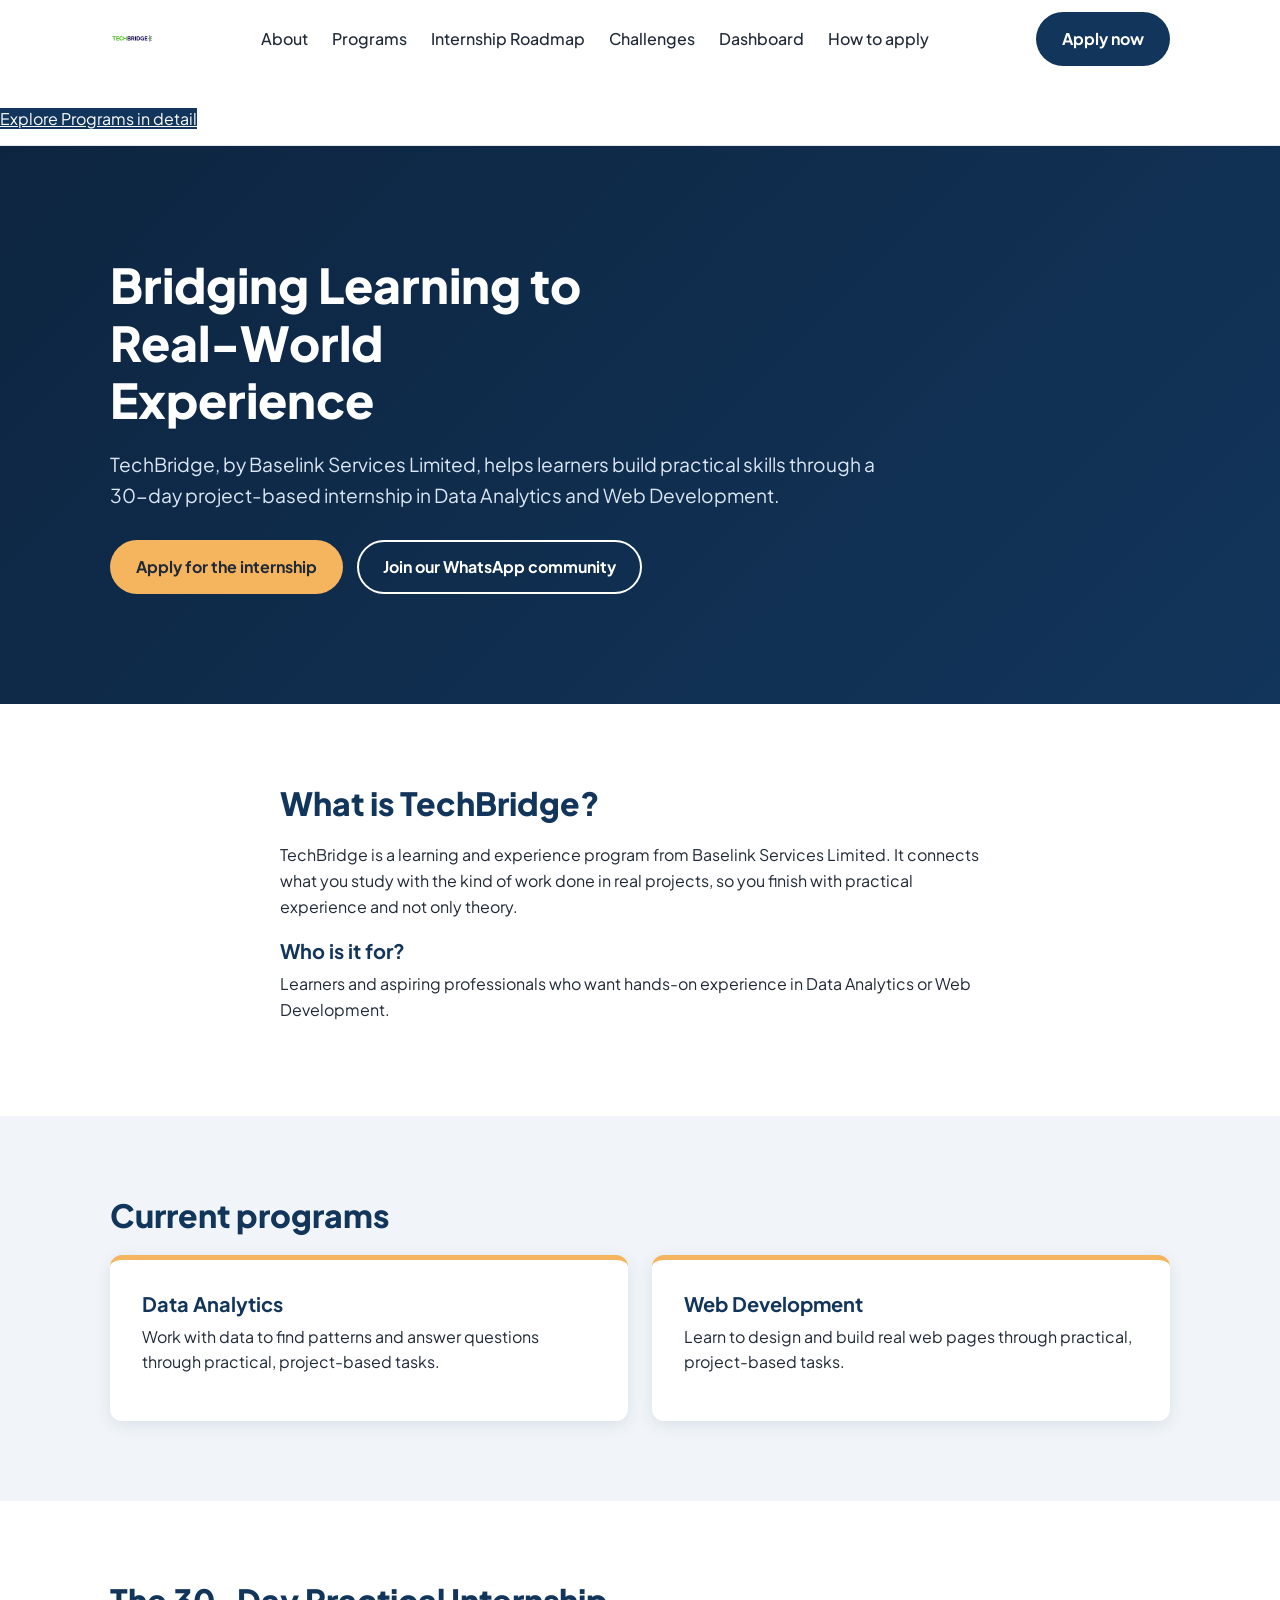
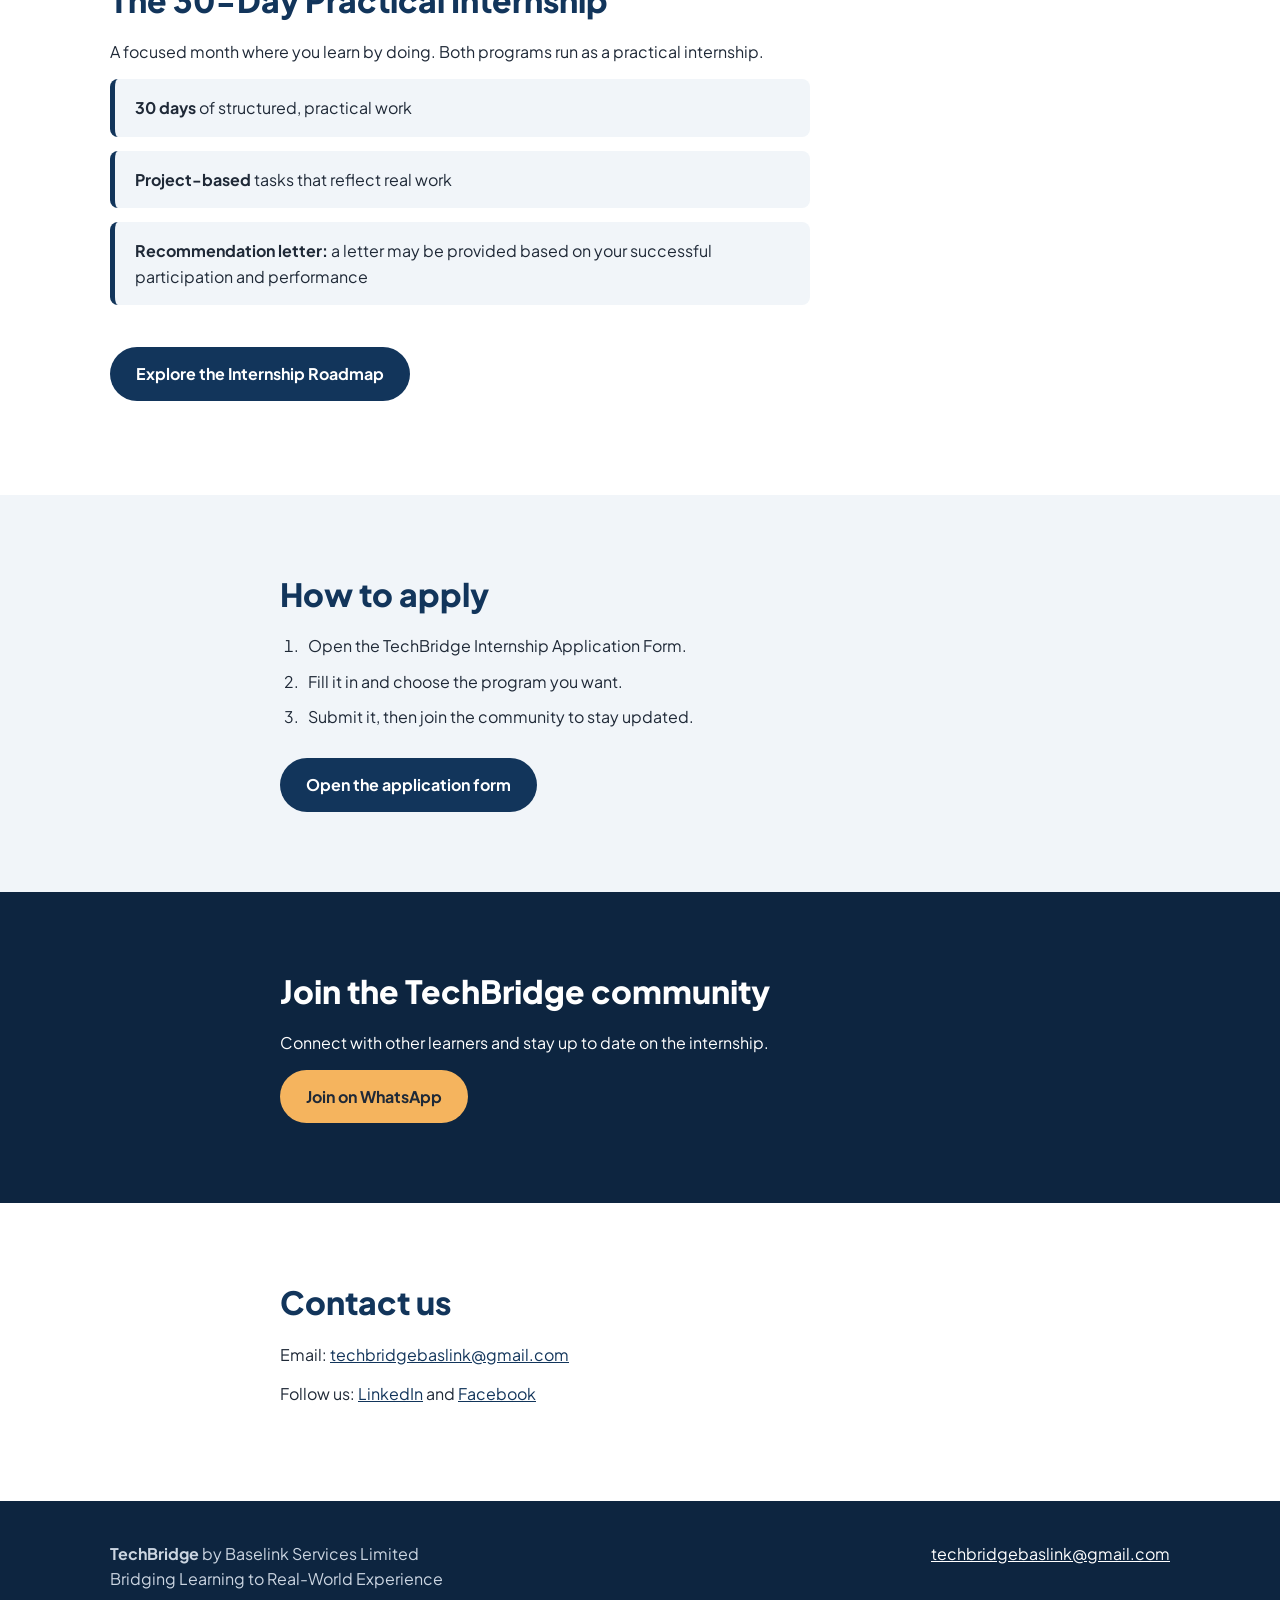
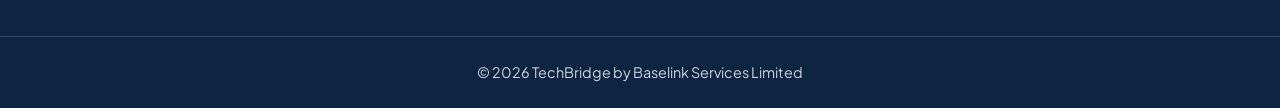
<file: index.html>
<!DOCTYPE html>
<html lang="en">
    <head>
        <meta charset="UTF-8">
        <!--This line makes the page fit different screens ranging from laptops, tablets and phones. Do not remove by mistake. -->
        <meta name="viewport" content="width=device-width, initial-scale=1">
        <title>TechBridge | Transforming Learning into Real-World Experience</title>
        <meta name="description" content="TechBridge by Baselink Services Limited offers several Opportunities in Web development and Data Analysis. Currently, hosting the 2026 TechBridge Internship offer for 30-days">


        <!--Google Font: one family, several weights-->
        <link rel="preconnect" href="https://fonts.googleapis.com">
        <link rel="preconnect" href="https://fonts.gstatic.com" crossorigin>
        <link href="https://fonts.googleapis.com/css2?family=Plus+Jakarta+Sans:wght@400;500;700&800display=swap" rel="stylesheet">

        <!--Connects your CSS file below-->
        <link rel="stylesheet" href="style.css"
    </head>
    <body>

        <!-- ========== 1. HEADER / NAVIGATION ========== -->
         <header class="site-header">
            <div class="container header-inner">
                <a href="#top" class="brand">
                    <!-- Your logo from the images folder.Rename the file if needed. -->
                    <img src="images/logo.png" alt="TechBridge logo" class="logo">
                </a>
                <nav aria-label="Main navigation">
                    <ul class="nav-links">
                        <li><a href="#about">About</a></li>
                        <li><a href="programs.html">Programs</a></li>
                        <li><a href="roadmap.html">Internship Roadmap</a></li>
                        <li><a href="challenges.html">Challenges</a></li>
			                  <li><a href="dashboard.html">Dashboard</a></li>
                        <li><a href="index.html#apply">How to apply</a></li>
                    </ul>
                </nav>
            </nav>
            <!-- TODO: paste the official application form link in href -->
            <a href="https://forms.gle/8EbdSy5ttGfLZfjv5?utm_source=chatgpt.com" class="btn btn-primary" target="_blank" rel="noopener">Apply now</a>
          </div>
          <p style="margin-top:28px"><a href="programs.html" class="btn-primary">Explore Programs in detail</a></p>
        </header>
      
        <main id="top">
      
          <!-- ========== 2. HERO ========== -->
          <section class="hero">
            <div class="container hero-inner">
              <h1>Bridging Learning to Real-World Experience</h1>
              <p class="lead">
                TechBridge, by Baselink Services Limited, helps learners build practical skills
                through a 30-day project-based internship in Data Analytics and Web Development.
              </p>
              <div class="hero-actions">
                <a href="https://forms.gle/8EbdSy5ttGfLZfjv5?utm_source=chatgpt.com" class="btn btn-accent" target="_blank" rel="noopener">Apply for the internship</a>
                <a href="https://chat.whatsapp.com/FqpBvYS4oaK32cXDxc8JIS?utm_source=chatgpt.com" class="btn btn-outline" target="_blank" rel="noopener">Join our WhatsApp community</a>
              </div>
            </div>
          </section>
      
          <!-- ========== 3. ABOUT ========== -->
          <section id="about" class="section">
            <div class="container narrow">
              <h2>What is TechBridge?</h2>
              <p>
                TechBridge is a learning and experience program from Baselink Services Limited.
                It connects what you study with the kind of work done in real projects,
                so you finish with practical experience and not only theory.
              </p>
              <h3>Who is it for?</h3>
              <p>
                Learners and aspiring professionals who want hands-on experience in
                Data Analytics or Web Development.
              </p>
            </div>
          </section>
      
          <!-- ========== 4. PROGRAMS ========== -->
          <section id="programs" class="section section-alt">
            <div class="container">
              <h2>Current programs</h2>
              <div class="cards">
                <article class="card">
                  <h3>Data Analytics</h3>
                  <p>Work with data to find patterns and answer questions through practical, project-based tasks.</p>
                </article>
                <article class="card">
                  <h3>Web Development</h3>
                  <p>Learn to design and build real web pages through practical, project-based tasks.</p>
                </article>
              </div>
            </div>
          </section>
      
          <!-- ========== 5. INTERNSHIP ========== -->
          <section id="internship" class="section">
            <div class="container">
              <h2>The 30-Day Practical Internship</h2>
              <p class="intro">
                A focused month where you learn by doing. Both programs run as a practical internship.
              </p>
              <ul class="benefits">
                <li><strong>30 days</strong> of structured, practical work</li>
                <li><strong>Project-based</strong> tasks that reflect real work</li>
                <li><strong>Recommendation letter:</strong> a letter may be provided based on your successful participation and performance</li>
              <p style="margin-top:28px"><a href="roadmap.html" class="btn btn-primary">Explore the Internship Roadmap</a></p>
              </ul>
            </div>
          </section>
      
          <!-- ========== 6. HOW TO APPLY ========== -->
          <section id="apply" class="section section-alt">
            <div class="container narrow">
              <h2>How to apply</h2>
              <ol class="steps">
                <li>Open the TechBridge Internship Application Form.</li>
                <li>Fill it in and choose the program you want.</li>
                <li>Submit it, then join the community to stay updated.</li>
              </ol>
              <a href="https://forms.gle/8EbdSy5ttGfLZfjv5?utm_source=chatgpt.com" class="btn btn-primary" target="_blank" rel="noopener">Open the application form</a>
            </div>
          </section>
      
          <!-- ========== 7. COMMUNITY ========== -->
          <section id="community" class="section community">
            <div class="container narrow">
              <h2>Join the TechBridge community</h2>
              <p>Connect with other learners and stay up to date on the internship.</p>
              <a href="https://chat.whatsapp.com/FqpBvYS4oaK32cXDxc8JIS?utm_source=chatgpt.com" class="btn btn-accent" target="_blank" rel="noopener">Join on WhatsApp</a>
            </div>
          </section>
      
          <!-- ========== 8. CONTACT ========== -->
          <section id="contact" class="section">
            <div class="container narrow">
              <h2>Contact us</h2>
              <p>Email: <a href="mailto:techbridgebaslink@gmail.com">techbridgebaslink@gmail.com</a></p>
              <p>
                Follow us:
                <a href="https://www.linkedin.com/company/techbridge-services/" target="_blank" rel="noopener">LinkedIn</a>
                and
                <a href="https://www.facebook.com/p/Baselink-Services-100066771475783/" target="_blank" rel="noopener">Facebook</a>
              </p>
            </div>
          </section>
      
        </main>
      
        <!-- ========== 9. FOOTER ========== -->
        <footer class="site-footer">
          <div class="container footer-inner">
            <div>
              <strong>TechBridge</strong> by Baselink Services Limited
              <p>Bridging Learning to Real-World Experience</p>
            </div>
            <p><a href="mailto:techbridgebaslink@gmail.com">techbridgebaslink@gmail.com</a></p>
          </div>
          <p class="copyright">&copy; 2026 TechBridge by Baselink Services Limited</p>
        </footer>
            </div>
         </header>
    </body>
</html>
</file>
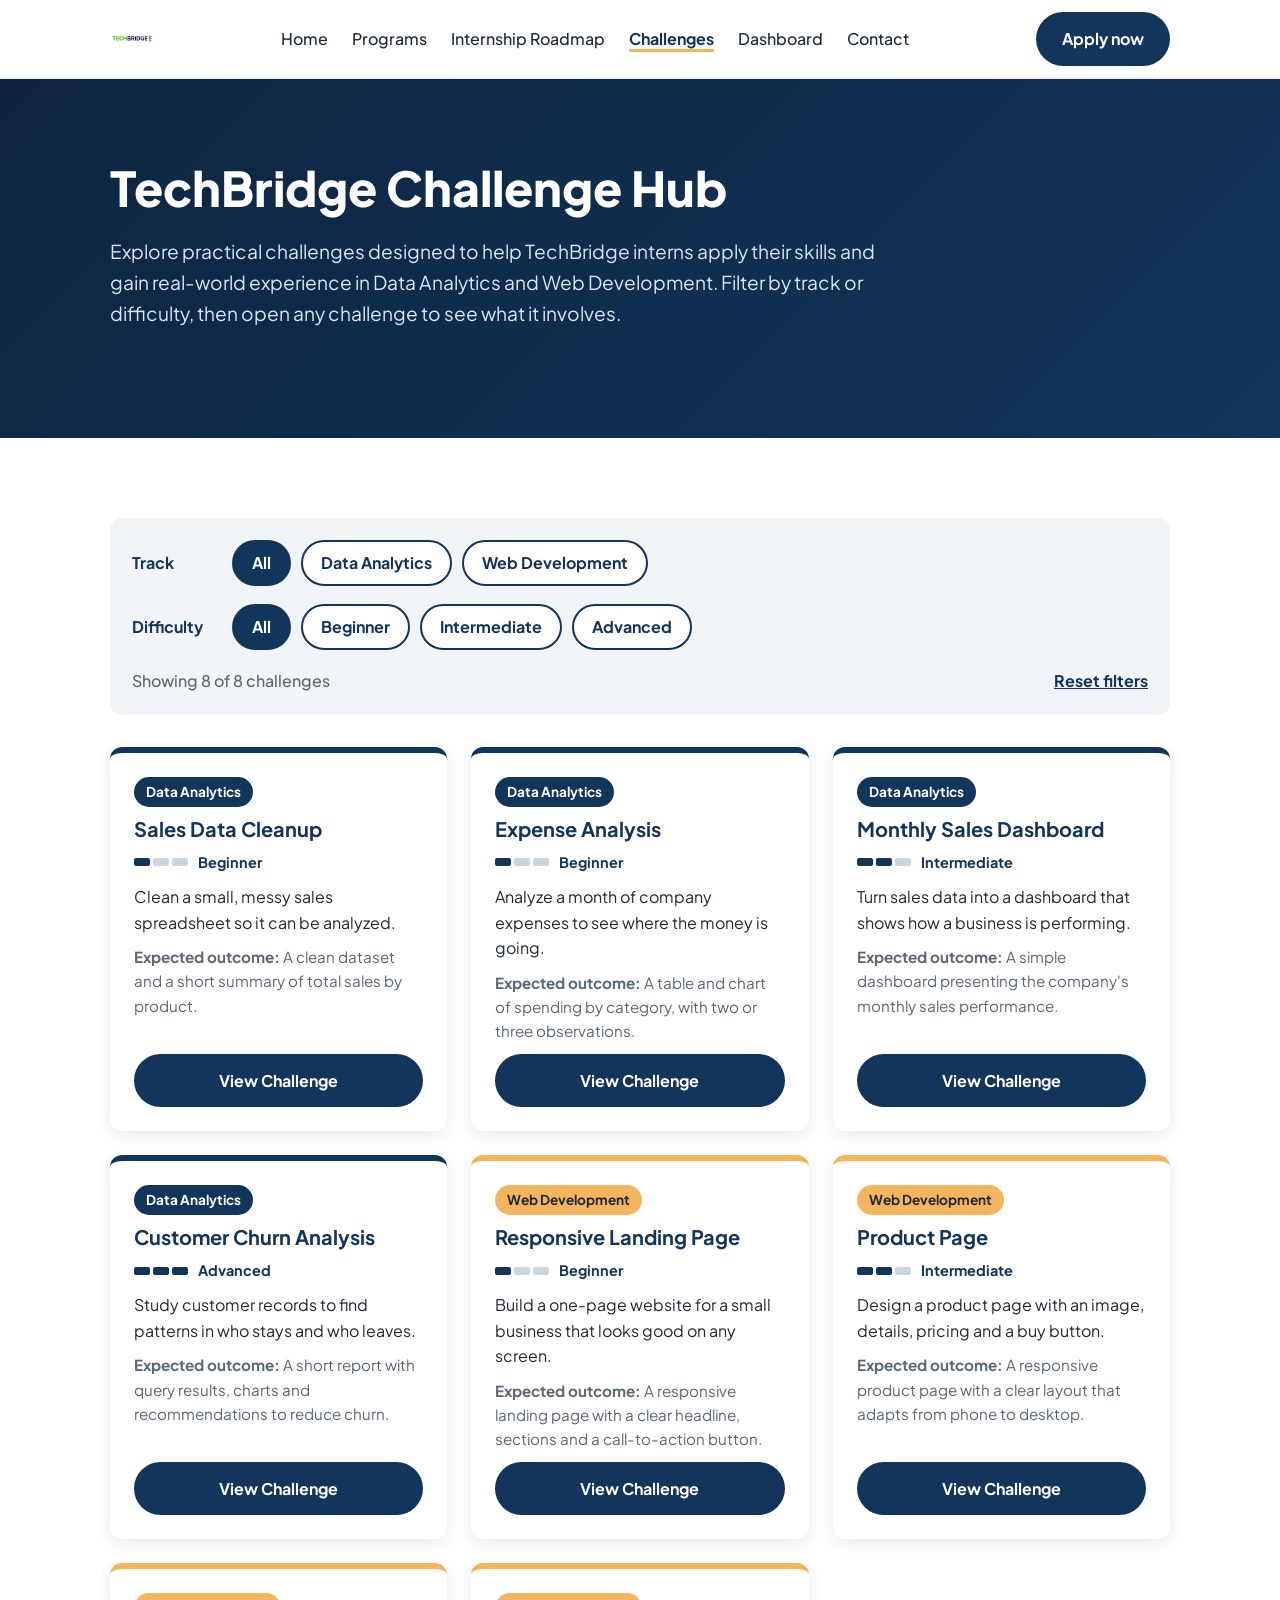
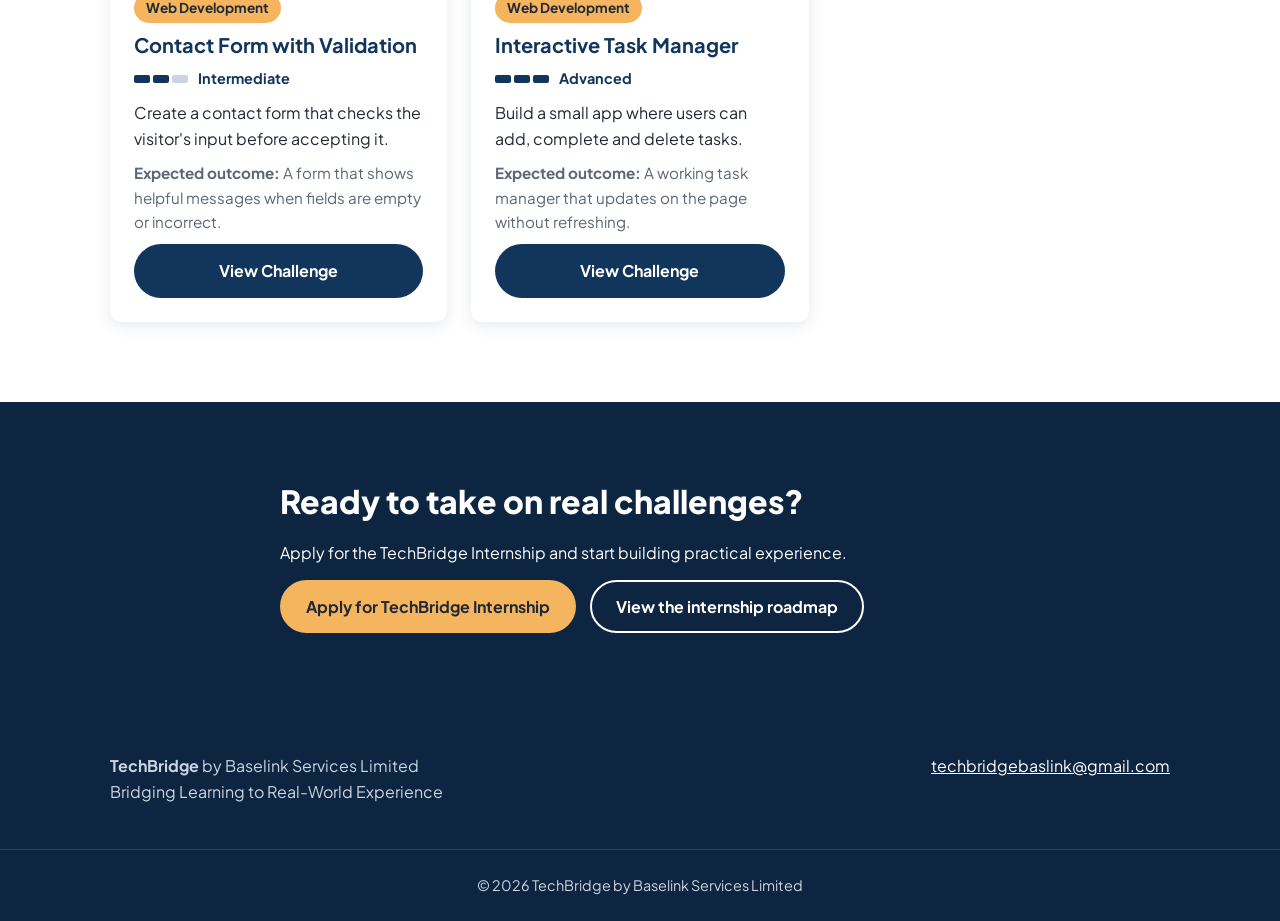
<file: challenges.html>
<!DOCTYPE html>
<html lang="en">
<head>
  <meta charset="UTF-8">
  <meta name="viewport" content="width=device-width, initial-scale=1">
  <title>Challenge Hub | TechBridge</title>
  <meta name="description" content="Explore practical Data Analytics and Web Development challenges from the TechBridge Challenge Hub.">

  <link rel="preconnect" href="https://fonts.googleapis.com">
  <link rel="preconnect" href="https://fonts.gstatic.com" crossorigin>
  <link href="https://fonts.googleapis.com/css2?family=Plus+Jakarta+Sans:wght@400;500;700;800&display=swap" rel="stylesheet">
  <link rel="stylesheet" href="style.css">
</head>
<body>

  <!-- ========== HEADER (same on every page) ========== -->
  <header class="site-header">
    <div class="container header-inner">
      <a href="index.html" class="brand">
        <img src="images/logo.png" alt="TechBridge logo" class="logo">
      </a>
      <nav aria-label="Main navigation">
        <ul class="nav-links">
          <li><a href="index.html">Home</a></li>
          <li><a href="programs.html">Programs</a></li>
          <li><a href="roadmap.html">Internship Roadmap</a></li>
          <li><a href="challenges.html" class="active" aria-current="page">Challenges</a></li>
	        <li><a href="dashboard.html">Dashboard</a></li>
          <li><a href="index.html#contact">Contact</a></li>
        </ul>
      </nav>
      <!-- TODO: paste the same application form link you used before -->
      <a href="https://forms.gle/8EbdSy5ttGfLZfjv5?utm_source=chatgpt.com" class="btn btn-primary" target="_blank" rel="noopener">Apply now</a>
    </div>
  </header>

  <main>

    <!-- ========== 1. INTRODUCTION ========== -->
    <section class="hero page-hero">
      <div class="container">
        <h1>TechBridge Challenge Hub</h1>
        <p class="lead">
          Explore practical challenges designed to help TechBridge interns apply their skills
          and gain real-world experience in Data Analytics and Web Development.
          Filter by track or difficulty, then open any challenge to see what it involves.
        </p>
      </div>
    </section>

    <!-- ========== 2. FILTERS + CHALLENGES ========== -->
    <section class="section">
      <div class="container">

        <!-- JavaScript listens to these buttons.
             data-filter says which filter, data-value says which choice -->
        <div class="filters">
          <div class="filter-group" role="group" aria-label="Filter by track">
            <span class="filter-label">Track</span>
            <button type="button" class="chip-btn" data-filter="track" data-value="All" aria-pressed="true">All</button>
            <button type="button" class="chip-btn" data-filter="track" data-value="Data Analytics" aria-pressed="false">Data Analytics</button>
            <button type="button" class="chip-btn" data-filter="track" data-value="Web Development" aria-pressed="false">Web Development</button>
          </div>

          <div class="filter-group" role="group" aria-label="Filter by difficulty">
            <span class="filter-label">Difficulty</span>
            <button type="button" class="chip-btn" data-filter="difficulty" data-value="All" aria-pressed="true">All</button>
            <button type="button" class="chip-btn" data-filter="difficulty" data-value="Beginner" aria-pressed="false">Beginner</button>
            <button type="button" class="chip-btn" data-filter="difficulty" data-value="Intermediate" aria-pressed="false">Intermediate</button>
            <button type="button" class="chip-btn" data-filter="difficulty" data-value="Advanced" aria-pressed="false">Advanced</button>
          </div>

          <div class="filter-footer">
            <p id="result-count" class="result-count" aria-live="polite"></p>
            <button type="button" id="reset-filters" class="link-btn">Reset filters</button>
          </div>
        </div>

        <noscript><p>Please turn on JavaScript to browse the challenges.</p></noscript>

        <!-- JavaScript fills this grid with challenge cards -->
        <div id="challenge-grid" class="challenge-grid"></div>

        <!-- Shown by JavaScript when no challenge matches the filters -->
        <div id="no-results" class="no-results" hidden>
          <h3>No challenges found</h3>
          <p>Try a different track or difficulty.</p>
        </div>

      </div>
    </section>

    <!-- ========== 3. CALL TO ACTION ========== -->
    <section class="section community">
      <div class="container narrow">
        <h2>Ready to take on real challenges?</h2>
        <p>Apply for the TechBridge Internship and start building practical experience.</p>
        <div class="hero-actions">
          <a href="https://forms.gle/8EbdSy5ttGfLZfjv5?utm_source=chatgpt.com" class="btn btn-accent" target="_blank" rel="noopener">Apply for TechBridge Internship</a>
          <a href="roadmap.html" class="btn btn-outline">View the internship roadmap</a>
        </div>
      </div>
    </section>

  </main>

  <!-- ========== CHALLENGE DETAILS (pop-up) ==========
       <dialog> is a built-in pop-up. JavaScript fills it and opens it.
       Pressing Esc closes it. -->
  <dialog id="challenge-dialog" aria-labelledby="dialog-title">
    <div class="dialog-inner">
      <button type="button" id="dialog-close" class="dialog-close" aria-label="Close challenge details">&times;</button>
      <div id="dialog-body"></div>
    </div>
  </dialog>

  <!-- ========== FOOTER (same on every page) ========== -->
  <footer class="site-footer">
    <div class="container footer-inner">
      <div>
        <strong>TechBridge</strong> by Baselink Services Limited
        <p>Bridging Learning to Real-World Experience</p>
      </div>
      <p><a href="mailto:techbridgebaslink@gmail.com">techbridgebaslink@gmail.com</a></p>
    </div>
    <p class="copyright">&copy; 2026 TechBridge by Baselink Services Limited</p>
  </footer>

  <script src="challenges.js"></script>
</body>
</html>
</file>
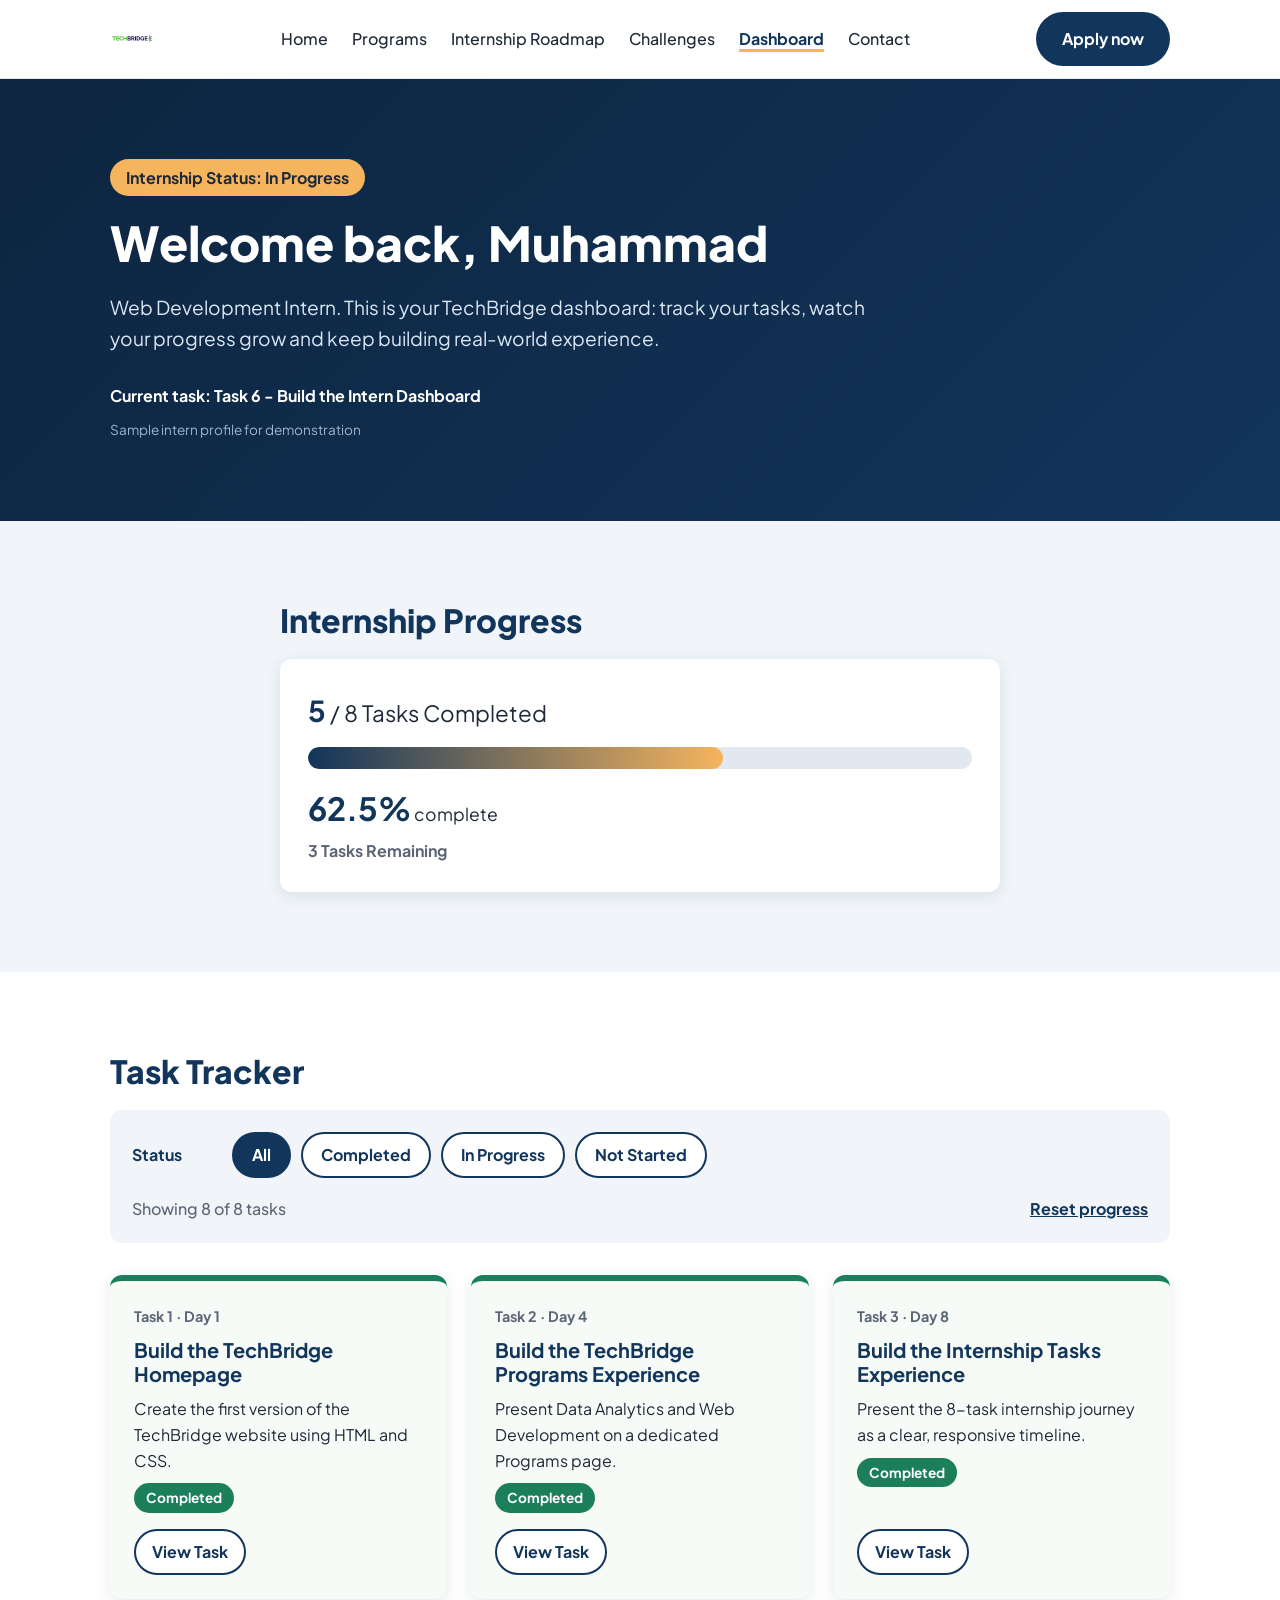
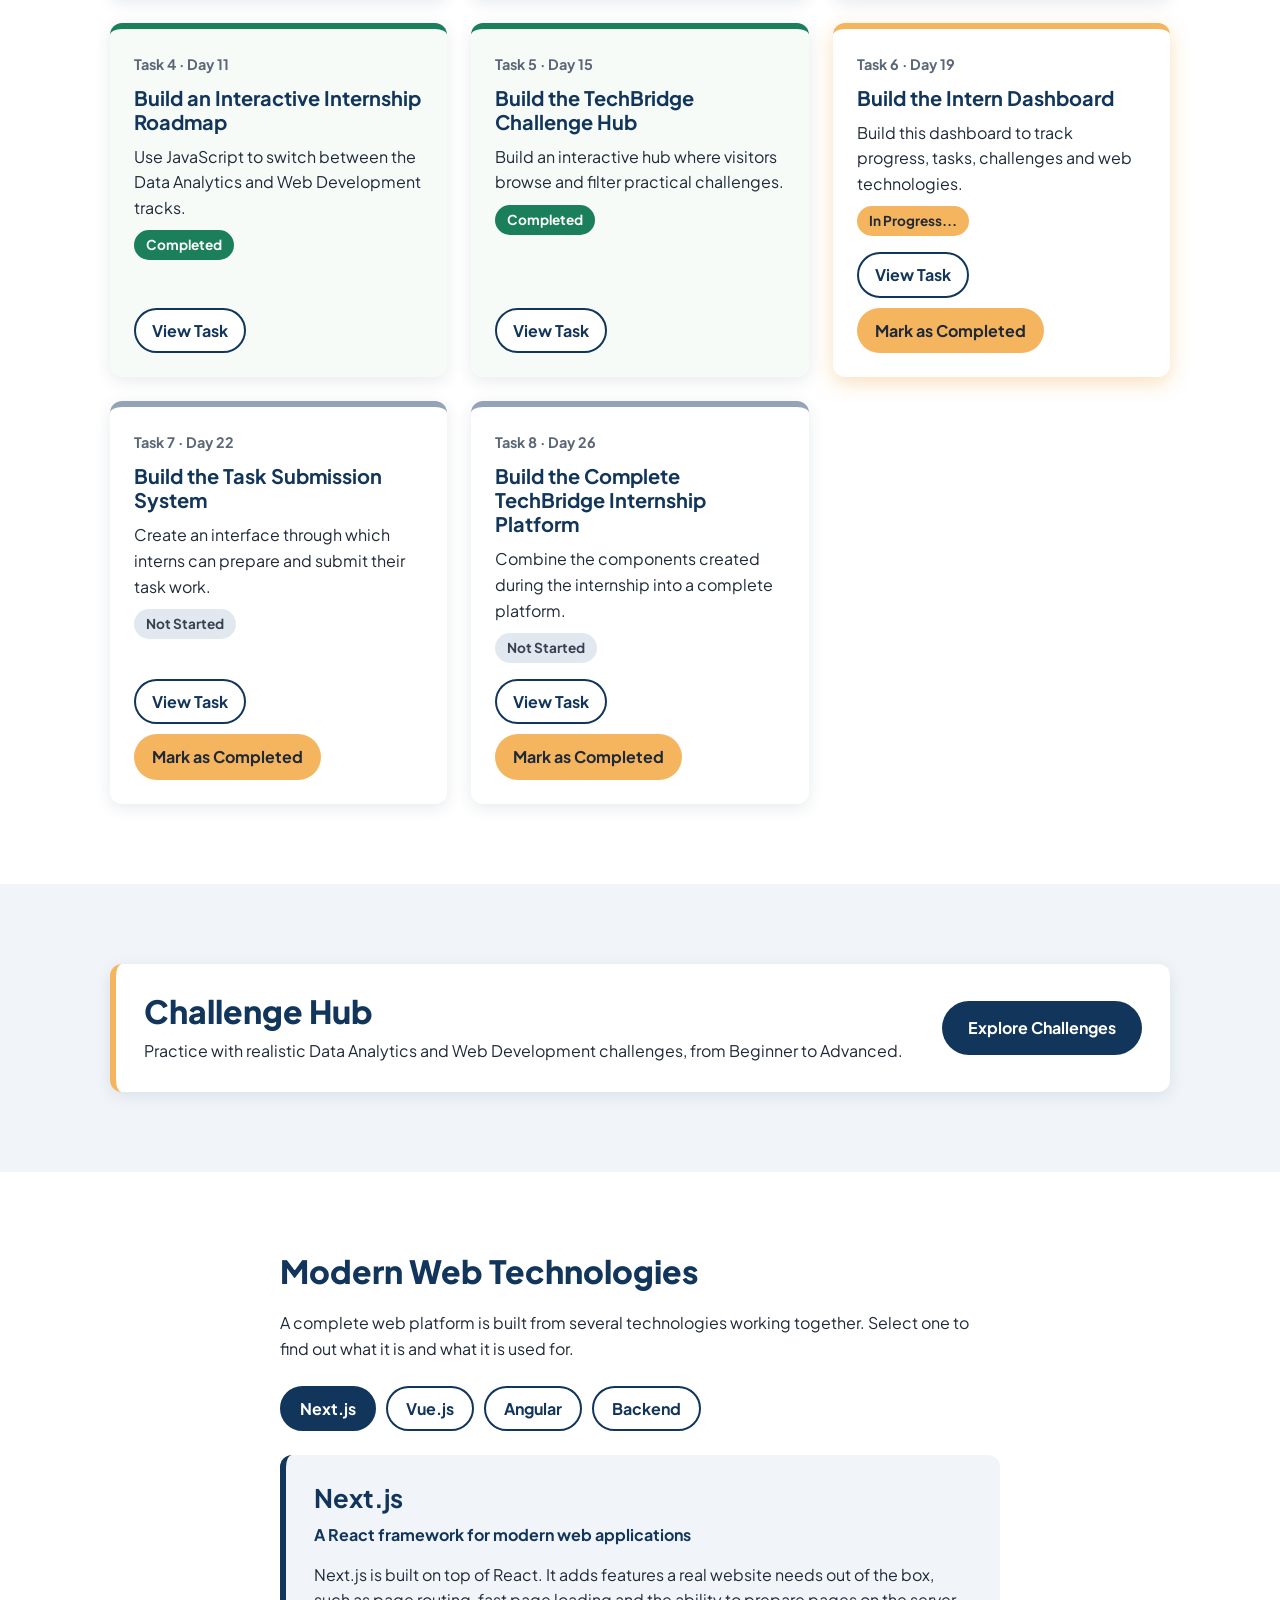
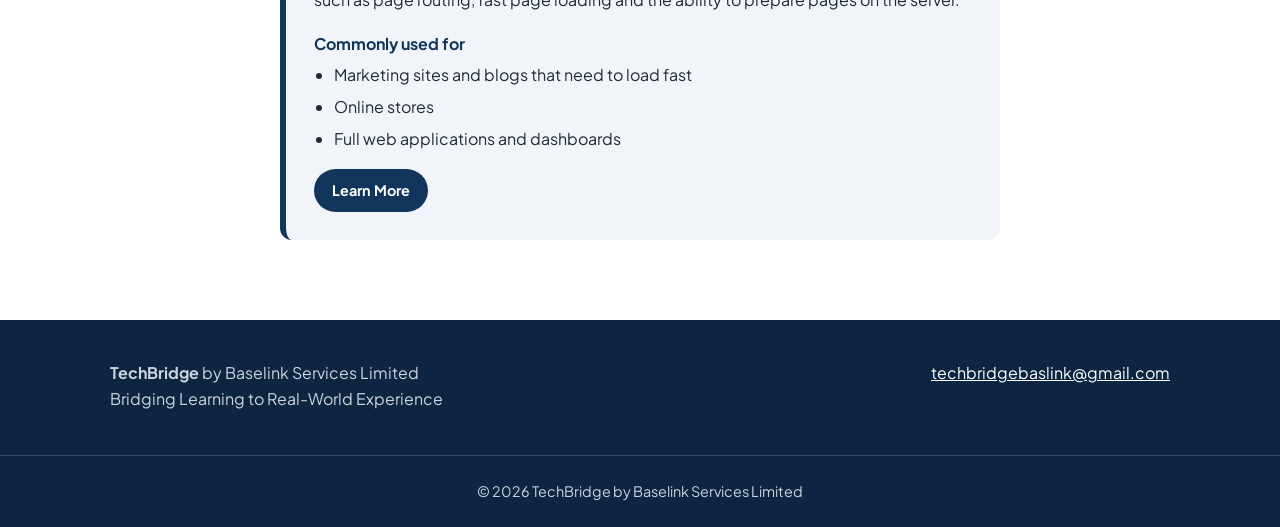
<file: dashboard.html>
<!DOCTYPE html>
<html lang="en">
<head>
  <meta charset="UTF-8">
  <meta name="viewport" content="width=device-width, initial-scale=1">
  <title>Intern Dashboard | TechBridge</title>
  <meta name="description" content="Track your TechBridge internship progress, view your 8 tasks, explore challenges and learn about modern web technologies.">

  <link rel="preconnect" href="https://fonts.googleapis.com">
  <link rel="preconnect" href="https://fonts.gstatic.com" crossorigin>
  <link href="https://fonts.googleapis.com/css2?family=Plus+Jakarta+Sans:wght@400;500;700;800&display=swap" rel="stylesheet">
  <link rel="stylesheet" href="style.css">
</head>
<body>

  <!-- ========== HEADER (same on every page) ========== -->
  <header class="site-header">
    <div class="container header-inner">
      <a href="index.html" class="brand">
        <img src="images/logo.png" alt="TechBridge logo" class="logo">
      </a>
      <nav aria-label="Main navigation">
        <ul class="nav-links">
          <li><a href="index.html">Home</a></li>
          <li><a href="programs.html">Programs</a></li>
          <li><a href="roadmap.html">Internship Roadmap</a></li>
          <li><a href="challenges.html">Challenges</a></li>
          <li><a href="dashboard.html" class="active" aria-current="page">Dashboard</a></li>
          <li><a href="index.html#contact">Contact</a></li>
        </ul>
      </nav>
      <!-- TODO: paste the same application form link you used before -->
      <a href="https://forms.gle/8EbdSy5ttGfLZfjv5?utm_source=chatgpt.com" class="btn btn-primary" target="_blank" rel="noopener">Apply now</a>
    </div>
  </header>

  <main>

    <!-- ========== A. WELCOME ========== -->
    <!-- The empty spans are filled in by dashboard.js -->
    <section class="hero page-hero">
      <div class="container">
        <p class="pill" id="status-pill">Internship Status: In Progress</p>
        <h1>Welcome back, <span id="intern-name">Alex</span></h1>
        <p class="lead">
          <span id="intern-track">Web Development</span> Intern. This is your TechBridge
          dashboard: track your tasks, watch your progress grow and keep building real-world experience.
        </p>
        <p class="current-task" id="current-task-text"></p>
        <p class="sample-note">Sample intern profile for demonstration</p>
      </div>
    </section>

    <!-- ========== B. INTERNSHIP PROGRESS ========== -->
    <section class="section section-alt">
      <div class="container narrow">
        <h2>Internship Progress</h2>
        <div class="progress-card" aria-live="polite">
          <p class="progress-summary"><strong id="completed-count">0</strong> / <span id="total-count">8</span> Tasks Completed</p>

          <div class="progress" id="progress-bar" role="progressbar" aria-label="Internship progress"
               aria-valuemin="0" aria-valuemax="100" aria-valuenow="0">
            <div class="progress-fill" id="progress-fill"></div>
          </div>

          <p class="progress-percent"><strong id="percent">0%</strong> complete</p>
          <p class="remaining" id="remaining-text"></p>
          <p class="progress-message" id="progress-message"></p>
        </div>
      </div>
    </section>

    <!-- ========== C. TASK TRACKER ========== -->
    <section class="section" id="tasks">
      <div class="container">
        <h2>Task Tracker</h2>

        <div class="filters">
          <div class="filter-group" role="group" aria-label="Filter tasks by status">
            <span class="filter-label">Status</span>
            <button type="button" class="chip-btn" data-value="all" aria-pressed="true">All</button>
            <button type="button" class="chip-btn" data-value="completed" aria-pressed="false">Completed</button>
            <button type="button" class="chip-btn" data-value="in-progress" aria-pressed="false">In Progress</button>
            <button type="button" class="chip-btn" data-value="not-started" aria-pressed="false">Not Started</button>
          </div>
          <div class="filter-footer">
            <p id="task-count" class="result-count" aria-live="polite"></p>
            <button type="button" id="reset-progress" class="link-btn">Reset progress</button>
          </div>
        </div>

        <noscript><p>Please turn on JavaScript to use the task tracker.</p></noscript>

        <!-- dashboard.js builds the task cards inside this div -->
        <div id="task-grid" class="task-grid"></div>

        <div id="no-tasks" class="no-results" hidden>
          <h3>No tasks here</h3>
          <p>No tasks match this status yet.</p>
        </div>
      </div>
    </section>

    <!-- ========== D. CHALLENGE HUB ========== -->
    <section class="section section-alt">
      <div class="container">
        <div class="promo">
          <div>
            <h2>Challenge Hub</h2>
            <p>Practice with realistic Data Analytics and Web Development challenges, from Beginner to Advanced.</p>
          </div>
          <a href="challenges.html" class="btn btn-primary">Explore Challenges</a>
        </div>
      </div>
    </section>

    <!-- ========== E. MODERN WEB TECHNOLOGIES ========== -->
    <section class="section" id="technologies">
      <div class="container narrow">
        <h2>Modern Web Technologies</h2>
        <p>
          A complete web platform is built from several technologies working together.
          Select one to find out what it is and what it is used for.
        </p>

        <div class="tech-tabs" role="group" aria-label="Choose a technology">
          <button type="button" class="chip-btn" data-tech="nextjs" aria-pressed="true">Next.js</button>
          <button type="button" class="chip-btn" data-tech="vue" aria-pressed="false">Vue.js</button>
          <button type="button" class="chip-btn" data-tech="angular" aria-pressed="false">Angular</button>
          <button type="button" class="chip-btn" data-tech="backend" aria-pressed="false">Backend</button>
        </div>

        <!-- dashboard.js puts the selected technology here -->
        <div id="tech-panel" class="tech-panel" aria-live="polite"></div>
      </div>
    </section>

  </main>

  <!-- ========== TASK DETAILS POP-UP (same pop-up style as the Challenge Hub) ========== -->
  <dialog id="task-dialog" aria-labelledby="dialog-title">
    <div class="dialog-inner">
      <button type="button" id="dialog-close" class="dialog-close" aria-label="Close task details">&times;</button>
      <div id="dialog-body"></div>
    </div>
  </dialog>

  <!-- ========== FOOTER (same on every page) ========== -->
  <footer class="site-footer">
    <div class="container footer-inner">
      <div>
        <strong>TechBridge</strong> by Baselink Services Limited
        <p>Bridging Learning to Real-World Experience</p>
      </div>
      <p><a href="mailto:techbridgebaslink@gmail.com">techbridgebaslink@gmail.com</a></p>
    </div>
    <p class="copyright">&copy; 2026 TechBridge by Baselink Services Limited</p>
  </footer>

  <script src="dashboard.js"></script>
</body>
</html>
</file>
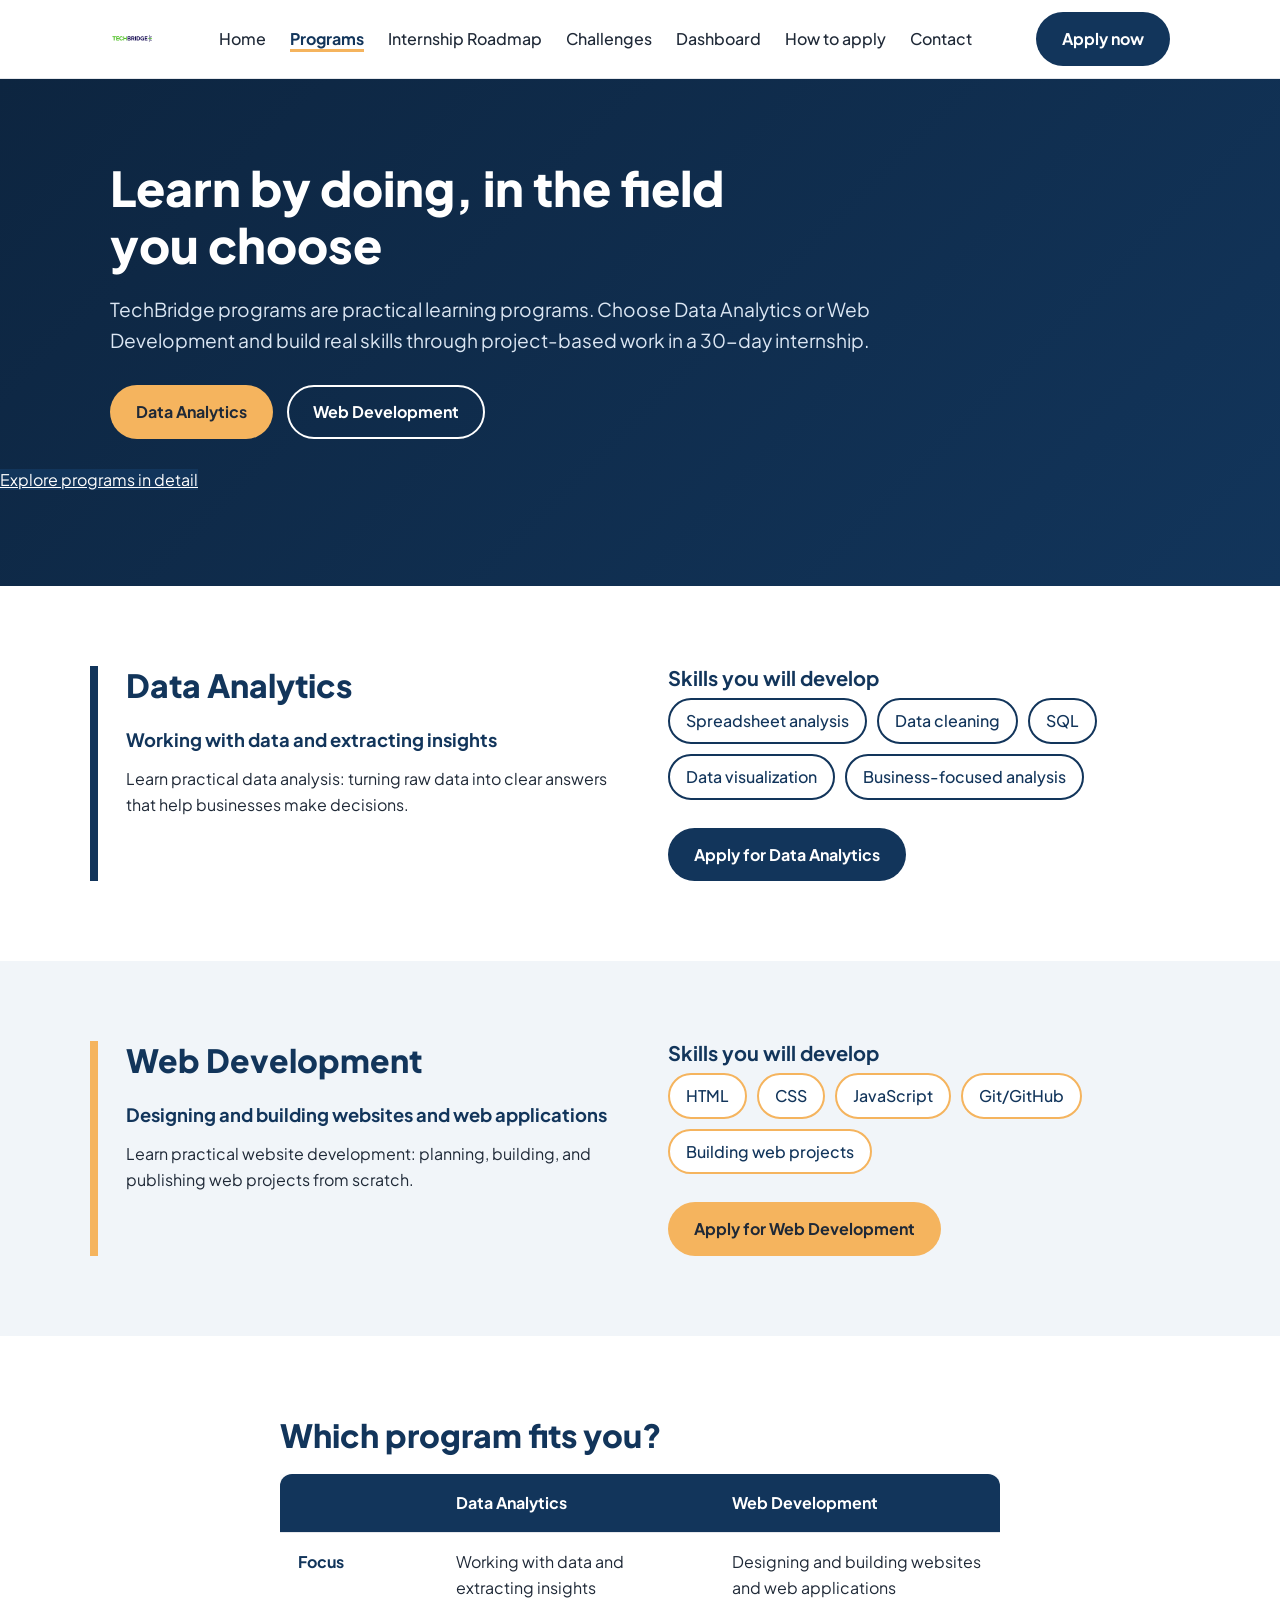
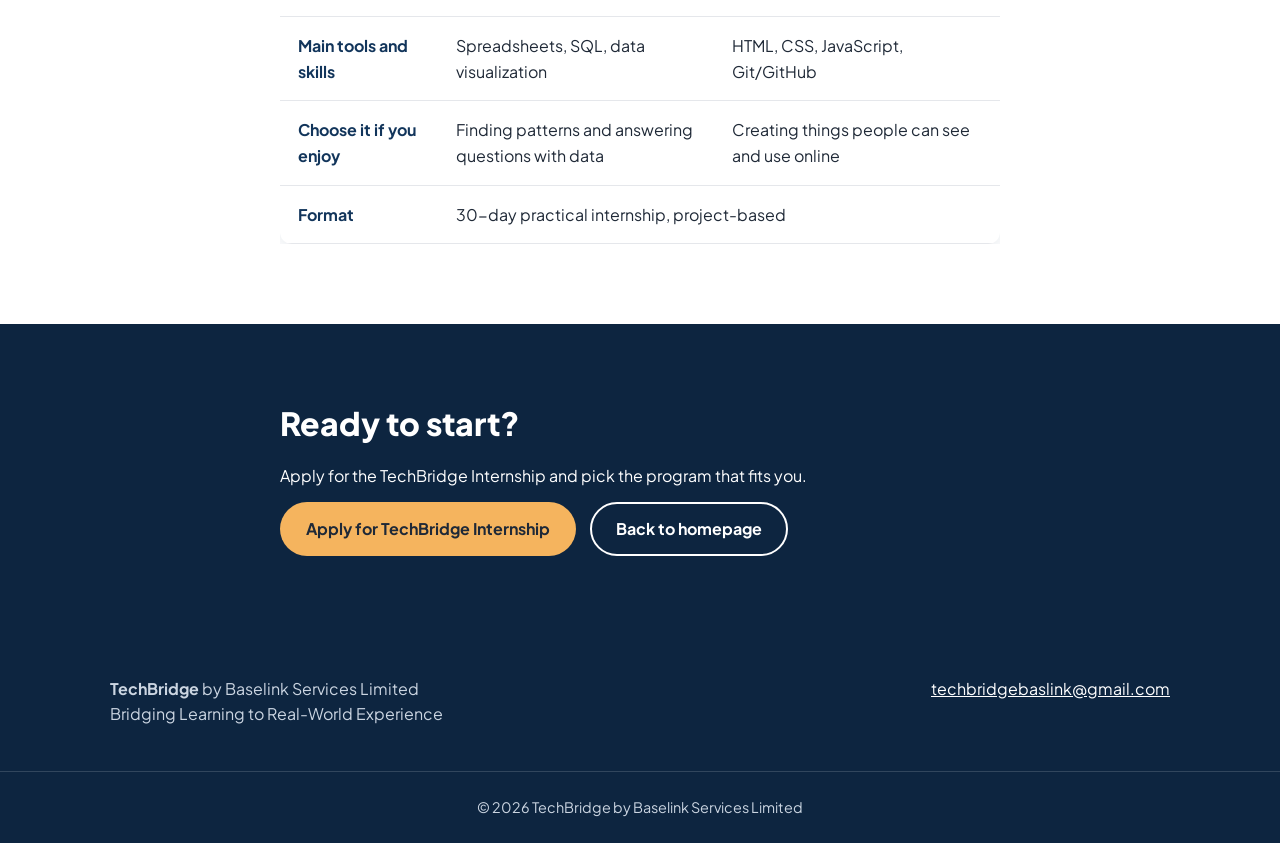
<file: programs.html>
<!DOCTYPE html>
<html lang="en">
<head>
  <meta charset="UTF-8">
  <meta name="viewport" content="width=device-width, initial-scale=1">
  <title>Programs | TechBridge</title>
  <meta name="description" content="Explore TechBridge's practical programs: Data Analytics and Web Development.">

  <!-- Same font and stylesheet as the homepage, so both pages match -->
  <link rel="preconnect" href="https://fonts.googleapis.com">
  <link rel="preconnect" href="https://fonts.gstatic.com" crossorigin>
  <link href="https://fonts.googleapis.com/css2?family=Plus+Jakarta+Sans:wght@400;500;700;800&display=swap" rel="stylesheet">
  <link rel="stylesheet" href="style.css">
</head>
<body>

  <!-- ========== HEADER (same as homepage, links point back to index.html) ========== -->
  <header class="site-header">
    <div class="container header-inner">
      <a href="index.html" class="brand">
        <img src="images/logo.png" alt="TechBridge logo" class="logo">
      </a>
      <nav aria-label="Main navigation">
        <ul class="nav-links">
          <li><a href="index.html">Home</a></li>
          <li><a href="programs.html" class="active" aria-current="page">Programs</a></li>
          <li><a href="roadmap.html">Internship Roadmap</a></li>
          <li><a href="challenges.html">Challenges</a></li>
	        <li><a href="dashboard.html">Dashboard</a></li>
          <li><a href="index.html#apply">How to apply</a></li>
          <li><a href="index.html#contact">Contact</a></li>
        </ul>
      </nav>
      <!-- TODO: paste the same application form link you used in index.html -->
      <a href="https://forms.gle/8EbdSy5ttGfLZfjv5?utm_source=chatgpt.com" class="btn btn-primary" target="_blank" rel="noopener">Apply now</a>
    </div>
  </header>

  <main>

    <!-- ========== 1. PROGRAMS OVERVIEW ========== -->
    <section class="hero page-hero">
      <div class="container">
        <h1>Learn by doing, in the field you choose</h1>
        <p class="lead">
          TechBridge programs are practical learning programs. Choose Data Analytics or
          Web Development and build real skills through project-based work in a 30-day internship.
        </p>
        <div class="hero-actions">
          <a href="#data-analytics" class="btn btn-accent">Data Analytics</a>
          <a href="#web-development" class="btn btn-outline">Web Development</a>
        </div>
      </div>
      <p style="margin-top:28px"><a href="programs.html" class="btn-primary">Explore programs in detail</a></p>
    </section>

    <!-- ========== 2. DATA ANALYTICS ========== -->
    <section id="data-analytics" class="section">
      <div class="container program program-da">
        <div class="program-intro">
          <h2>Data Analytics</h2>
          <p class="tagline">Working with data and extracting insights</p>
          <p>
            Learn practical data analysis: turning raw data into clear answers that
            help businesses make decisions.
          </p>
        </div>
        <div class="program-skills">
          <h3>Skills you will develop</h3>
          <ul class="skill-list">
            <li>Spreadsheet analysis</li>
            <li>Data cleaning</li>
            <li>SQL</li>
            <li>Data visualization</li>
            <li>Business-focused analysis</li>
          </ul>
          <a href="https://forms.gle/8EbdSy5ttGfLZfjv5?utm_source=chatgpt.com" class="btn btn-primary" target="_blank" rel="noopener">Apply for Data Analytics</a>
        </div>
      </div>
    </section>

    <!-- ========== 3. WEB DEVELOPMENT ========== -->
    <section id="web-development" class="section section-alt">
      <div class="container program program-wd">
        <div class="program-intro">
          <h2>Web Development</h2>
          <p class="tagline">Designing and building websites and web applications</p>
          <p>
            Learn practical website development: planning, building, and publishing
            web projects from scratch.
          </p>
        </div>
        <div class="program-skills">
          <h3>Skills you will develop</h3>
          <ul class="skill-list">
            <li>HTML</li>
            <li>CSS</li>
            <li>JavaScript</li>
            <li>Git/GitHub</li>
            <li>Building web projects</li>
          </ul>
          <a href="https://forms.gle/8EbdSy5ttGfLZfjv5?utm_source=chatgpt.com" class="btn btn-accent" target="_blank" rel="noopener">Apply for Web Development</a>
        </div>
      </div>
    </section>

    <!-- ========== 4. QUICK COMPARISON ========== -->
    <section class="section">
      <div class="container narrow">
        <h2>Which program fits you?</h2>
        <div class="table-wrap">
          <table class="compare">
            <thead>
              <tr>
                <th scope="col"></th>
                <th scope="col">Data Analytics</th>
                <th scope="col">Web Development</th>
              </tr>
            </thead>
            <tbody>
              <tr>
                <th scope="row">Focus</th>
                <td>Working with data and extracting insights</td>
                <td>Designing and building websites and web applications</td>
              </tr>
              <tr>
                <th scope="row">Main tools and skills</th>
                <td>Spreadsheets, SQL, data visualization</td>
                <td>HTML, CSS, JavaScript, Git/GitHub</td>
              </tr>
              <tr>
                <th scope="row">Choose it if you enjoy</th>
                <td>Finding patterns and answering questions with data</td>
                <td>Creating things people can see and use online</td>
              </tr>
              <tr>
                <th scope="row">Format</th>
                <td colspan="2">30-day practical internship, project-based</td>
              </tr>
            </tbody>
          </table>
        </div>
      </div>
    </section>

    <!-- ========== 5. CALL TO ACTION ========== -->
    <section class="section community">
      <div class="container narrow">
        <h2>Ready to start?</h2>
        <p>Apply for the TechBridge Internship and pick the program that fits you.</p>
        <div class="hero-actions">
          <a href="https://forms.gle/8EbdSy5ttGfLZfjv5?utm_source=chatgpt.com" class="btn btn-accent" target="_blank" rel="noopener">Apply for TechBridge Internship</a>
          <a href="index.html" class="btn btn-outline">Back to homepage</a>
        </div>
      </div>
    </section>

  </main>

  <!-- ========== FOOTER (same as homepage) ========== -->
  <footer class="site-footer">
    <div class="container footer-inner">
      <div>
        <strong>TechBridge</strong> by Baselink Services Limited
        <p>Bridging Learning to Real-World Experience</p>
      </div>
      <p><a href="mailto:techbridgebaslink@gmail.com">techbridgebaslink@gmail.com</a></p>
    </div>
    <p class="copyright">&copy; 2026 TechBridge by Baselink Services Limited</p>
  </footer>

</body>
</html>
</file>
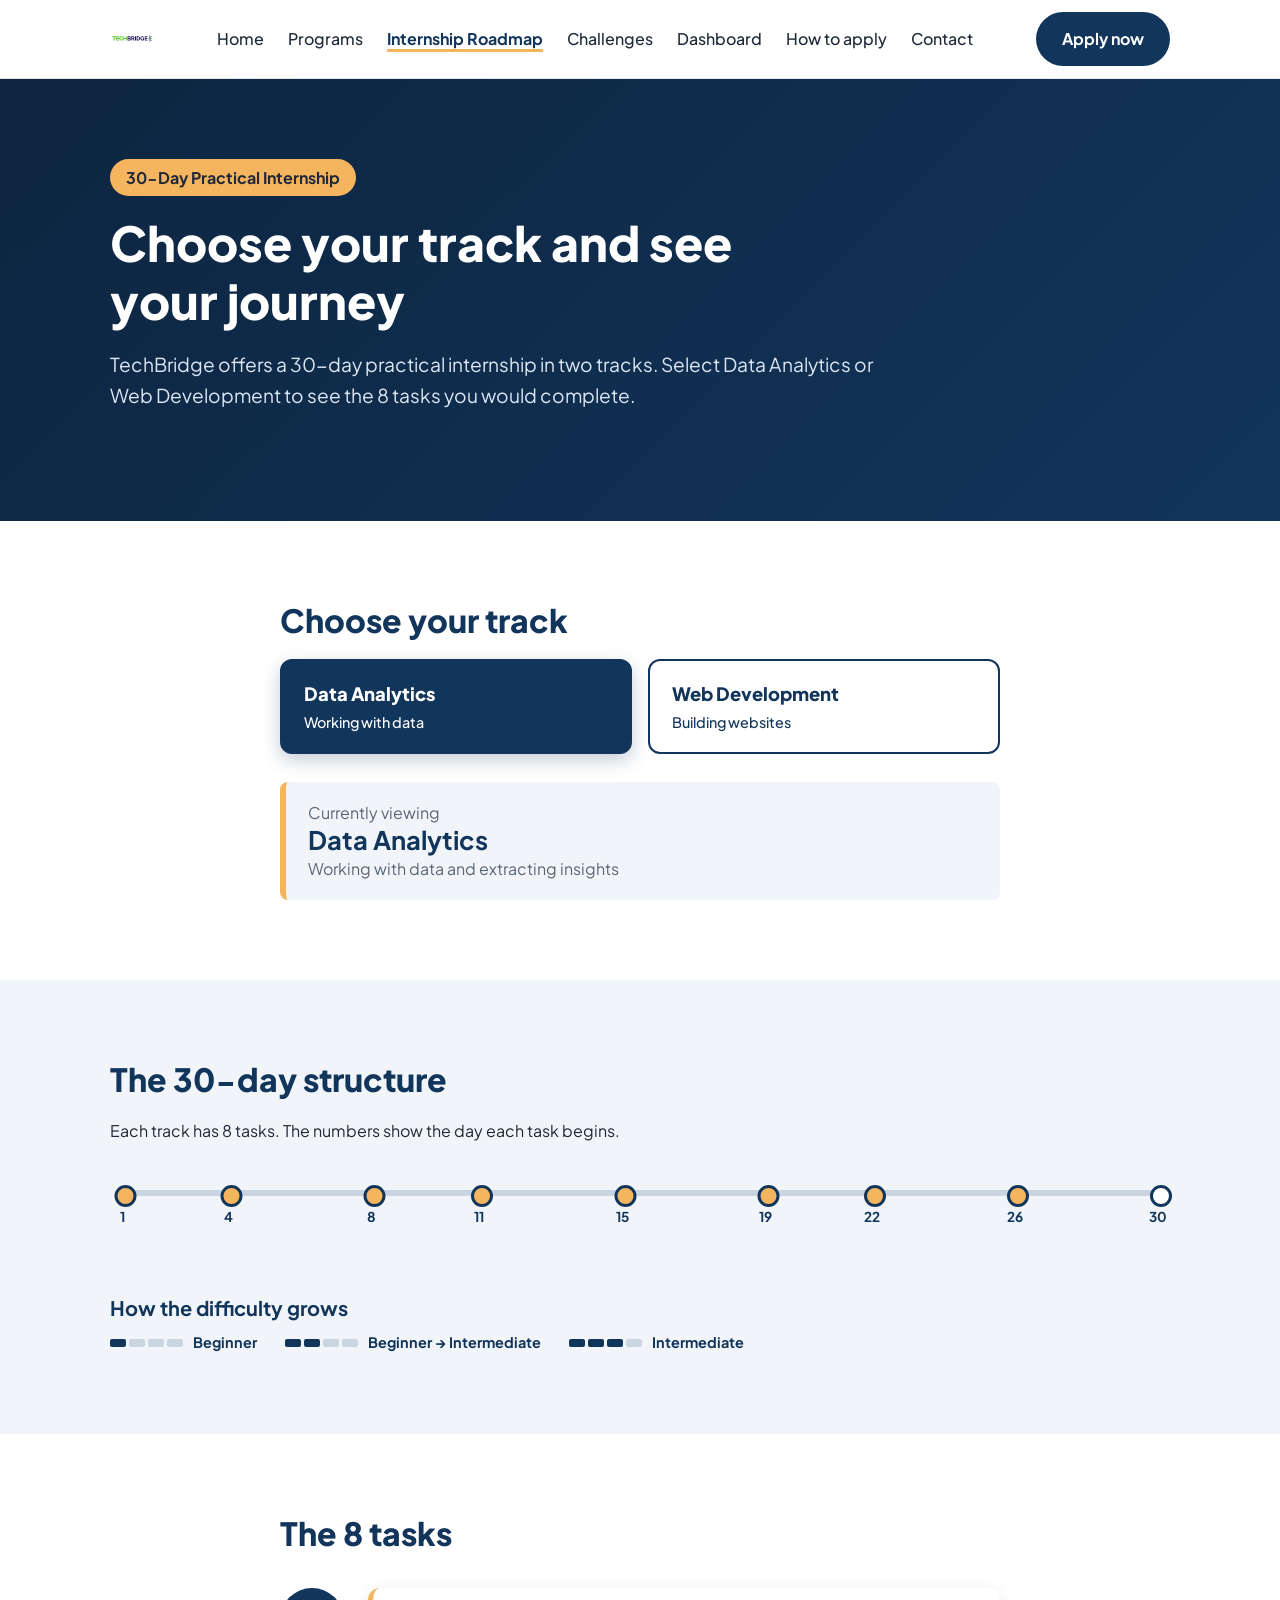
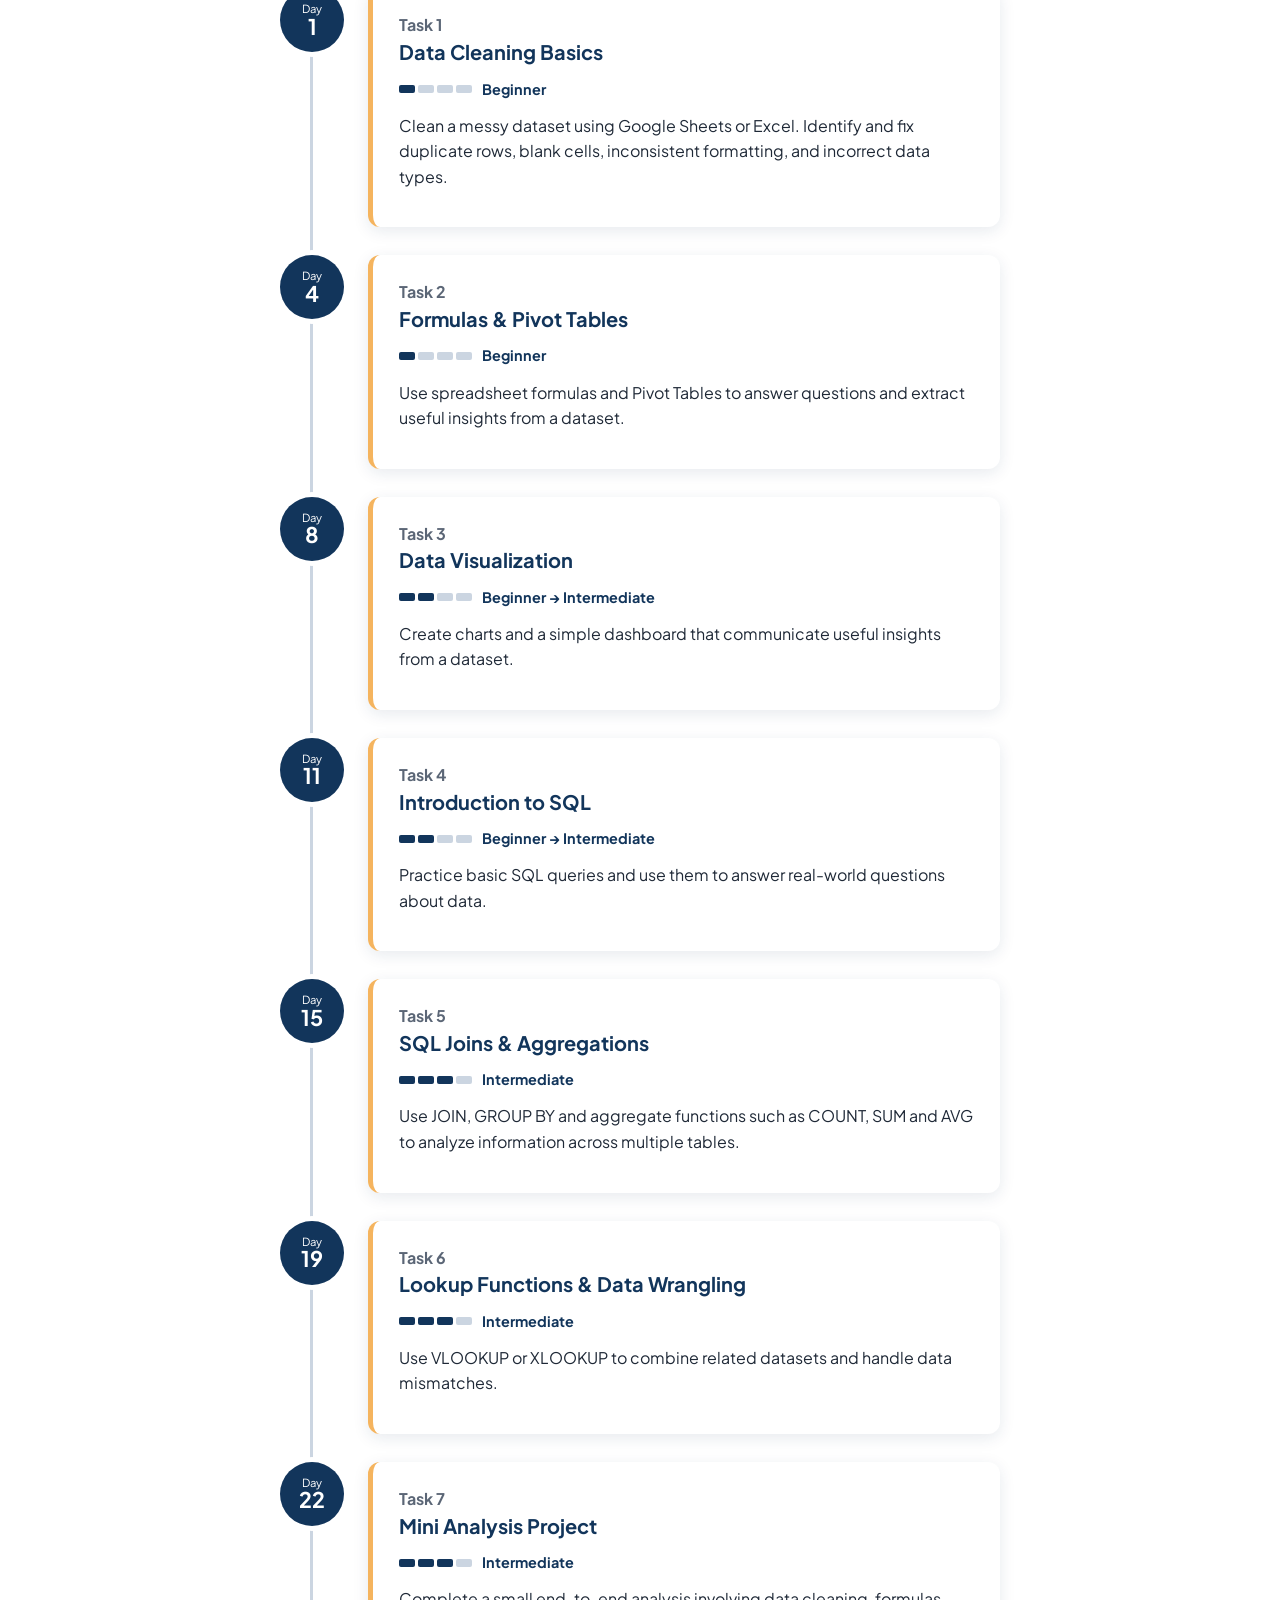
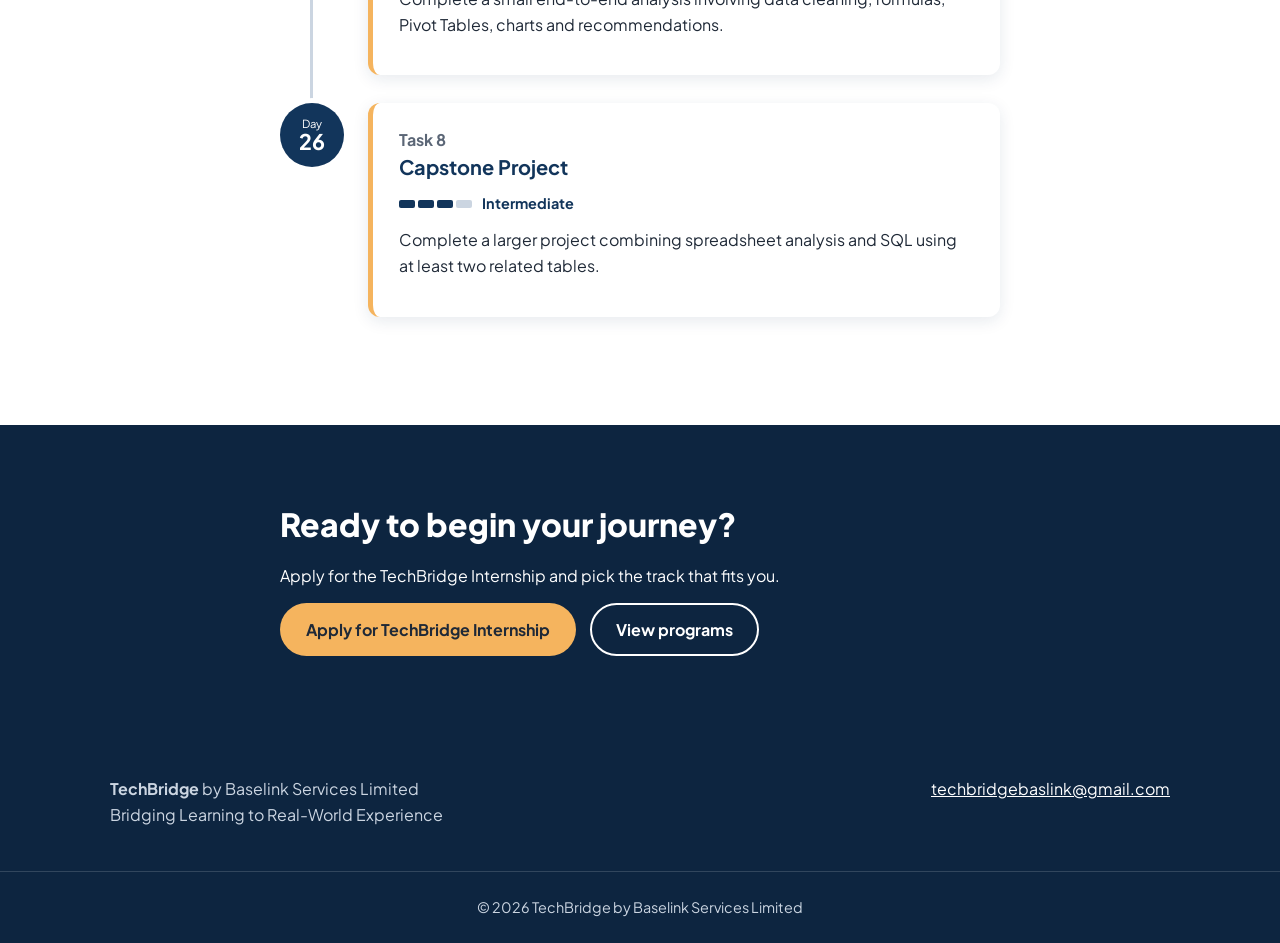
<file: roadmap.html>
<!DOCTYPE html>
<html lang="en">
<head>
  <meta charset="UTF-8">
  <meta name="viewport" content="width=device-width, initial-scale=1">
  <title>Internship Roadmap | TechBridge</title>
  <meta name="description" content="Choose a TechBridge internship track, Data Analytics or Web Development, and see its 8-task, 30-day practical roadmap.">

  <link rel="preconnect" href="https://fonts.googleapis.com">
  <link rel="preconnect" href="https://fonts.gstatic.com" crossorigin>
  <link href="https://fonts.googleapis.com/css2?family=Plus+Jakarta+Sans:wght@400;500;700;800&display=swap" rel="stylesheet">
  <link rel="stylesheet" href="style.css">
</head>
<body>

  <!-- ========== HEADER (same on every page) ========== -->
  <header class="site-header">
    <div class="container header-inner">
      <a href="index.html" class="brand">
        <img src="images/logo.png" alt="TechBridge logo" class="logo">
      </a>
      <nav aria-label="Main navigation">
        <ul class="nav-links">
          <li><a href="index.html">Home</a></li>
          <li><a href="programs.html">Programs</a></li>
          <li><a href="roadmap.html" class="active" aria-current="page">Internship Roadmap</a></li>
          <li><a href="challenges.html">Challenges</a></li>
	        <li><a href="dashboard.html">Dashboard</a></li>
          <li><a href="index.html#apply">How to apply</a></li>
          <li><a href="index.html#contact">Contact</a></li>
        </ul>
      </nav>
      <!-- TODO: paste the same application form link you used before -->
      <a href="https://forms.gle/8EbdSy5ttGfLZfjv5?utm_source=chatgpt.com" class="btn btn-primary" target="_blank" rel="noopener">Apply now</a>
    </div>
  </header>

  <main>

    <!-- ========== 1. INTRODUCTION ========== -->
    <section class="hero page-hero">
      <div class="container">
        <p class="pill">30-Day Practical Internship</p>
        <h1>Choose your track and see your journey</h1>
        <p class="lead">
          TechBridge offers a 30-day practical internship in two tracks. Select
          Data Analytics or Web Development to see the 8 tasks you would complete.
        </p>
      </div>
    </section>

    <!-- ========== 2. TRACK SELECTION ========== -->
    <section class="section">
      <div class="container narrow">
        <h2>Choose your track</h2>

        <!-- JavaScript listens for clicks on these two buttons.
             data-track must match the "id" of a track in roadmap.js -->
        <div class="track-switch" role="group" aria-label="Choose an internship track">
          <button type="button" class="track-btn" data-track="data-analytics" aria-pressed="true">
            Data Analytics
            <small>Working with data</small>
          </button>
          <button type="button" class="track-btn" data-track="web-development" aria-pressed="false">
            Web Development
            <small>Building websites</small>
          </button>
        </div>

        <!-- JavaScript changes the text inside these elements -->
        <div class="viewing" aria-live="polite">
          Currently viewing
          <strong id="current-track">Data Analytics</strong>
          <span id="track-tagline">Working with data and extracting insights</span>
        </div>
      </div>
    </section>

    <!-- ========== 3. 30-DAY STRUCTURE ========== -->
    <section class="section section-alt glance">
      <div class="container">
        <h2>The 30-day structure</h2>
        <p>Each track has 8 tasks. The numbers show the day each task begins.</p>
        <ol class="daybar" aria-hidden="true">
          <li style="left:0%">1</li>
          <li style="left:10.3%">4</li>
          <li style="left:24.1%">8</li>
          <li style="left:34.5%">11</li>
          <li style="left:48.3%">15</li>
          <li style="left:62.1%">19</li>
          <li style="left:72.4%">22</li>
          <li style="left:86.2%">26</li>
          <li style="left:100%" class="end">30</li>
        </ol>

        <h3>How the difficulty grows</h3>
        <ul class="legend">
          <li><span class="level lvl-1"><span class="bars" aria-hidden="true"><i></i><i></i><i></i><i></i></span>Beginner</span></li>
          <li><span class="level lvl-2"><span class="bars" aria-hidden="true"><i></i><i></i><i></i><i></i></span>Beginner → Intermediate</span></li>
          <li><span class="level lvl-3"><span class="bars" aria-hidden="true"><i></i><i></i><i></i><i></i></span>Intermediate</span></li>
        </ul>
      </div>
    </section>

    <!-- ========== 4. THE 8 TASKS (filled in by roadmap.js) ========== -->
    <section class="section">
      <div class="container narrow">
        <h2>The 8 tasks</h2>
        <noscript><p>Please turn on JavaScript to view the internship roadmap.</p></noscript>
        <ol class="timeline" id="timeline"></ol>
      </div>
    </section>

    <!-- ========== 5. CALL TO ACTION ========== -->
    <section class="section community">
      <div class="container narrow">
        <h2>Ready to begin your journey?</h2>
        <p>Apply for the TechBridge Internship and pick the track that fits you.</p>
        <div class="hero-actions">
          <a href="https://forms.gle/8EbdSy5ttGfLZfjv5?utm_source=chatgpt.com" class="btn btn-accent" target="_blank" rel="noopener">Apply for TechBridge Internship</a>
          <a href="programs.html" class="btn btn-outline">View programs</a>
        </div>
      </div>
    </section>

  </main>

  <!-- ========== FOOTER (same on every page) ========== -->
  <footer class="site-footer">
    <div class="container footer-inner">
      <div>
        <strong>TechBridge</strong> by Baselink Services Limited
        <p>Bridging Learning to Real-World Experience</p>
      </div>
      <p><a href="mailto:techbridgebaslink@gmail.com">techbridgebaslink@gmail.com</a></p>
    </div>
    <p class="copyright">&copy; 2026 TechBridge by Baselink Services Limited</p>
  </footer>

  <!-- Load the JavaScript last, after the page elements exist -->
  <script src="roadmap.js"></script>
</body>
</html>
</file>
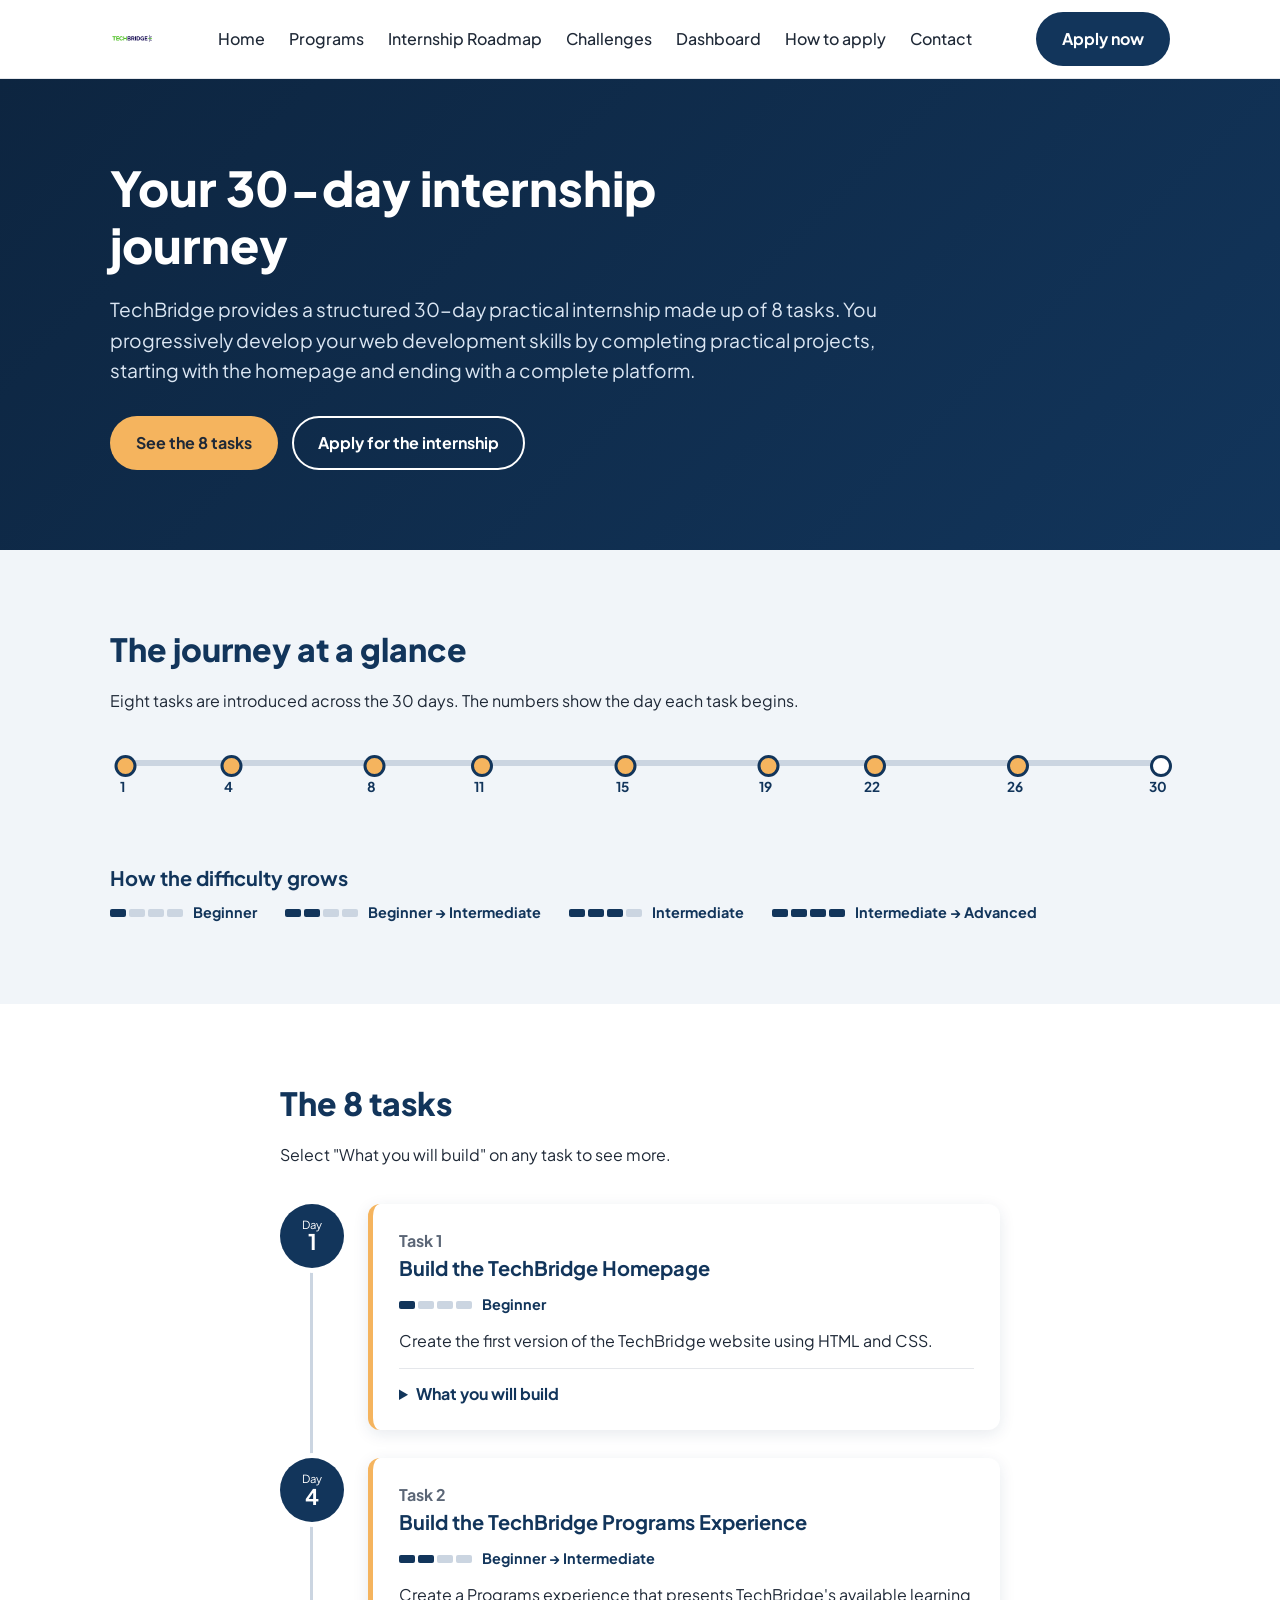
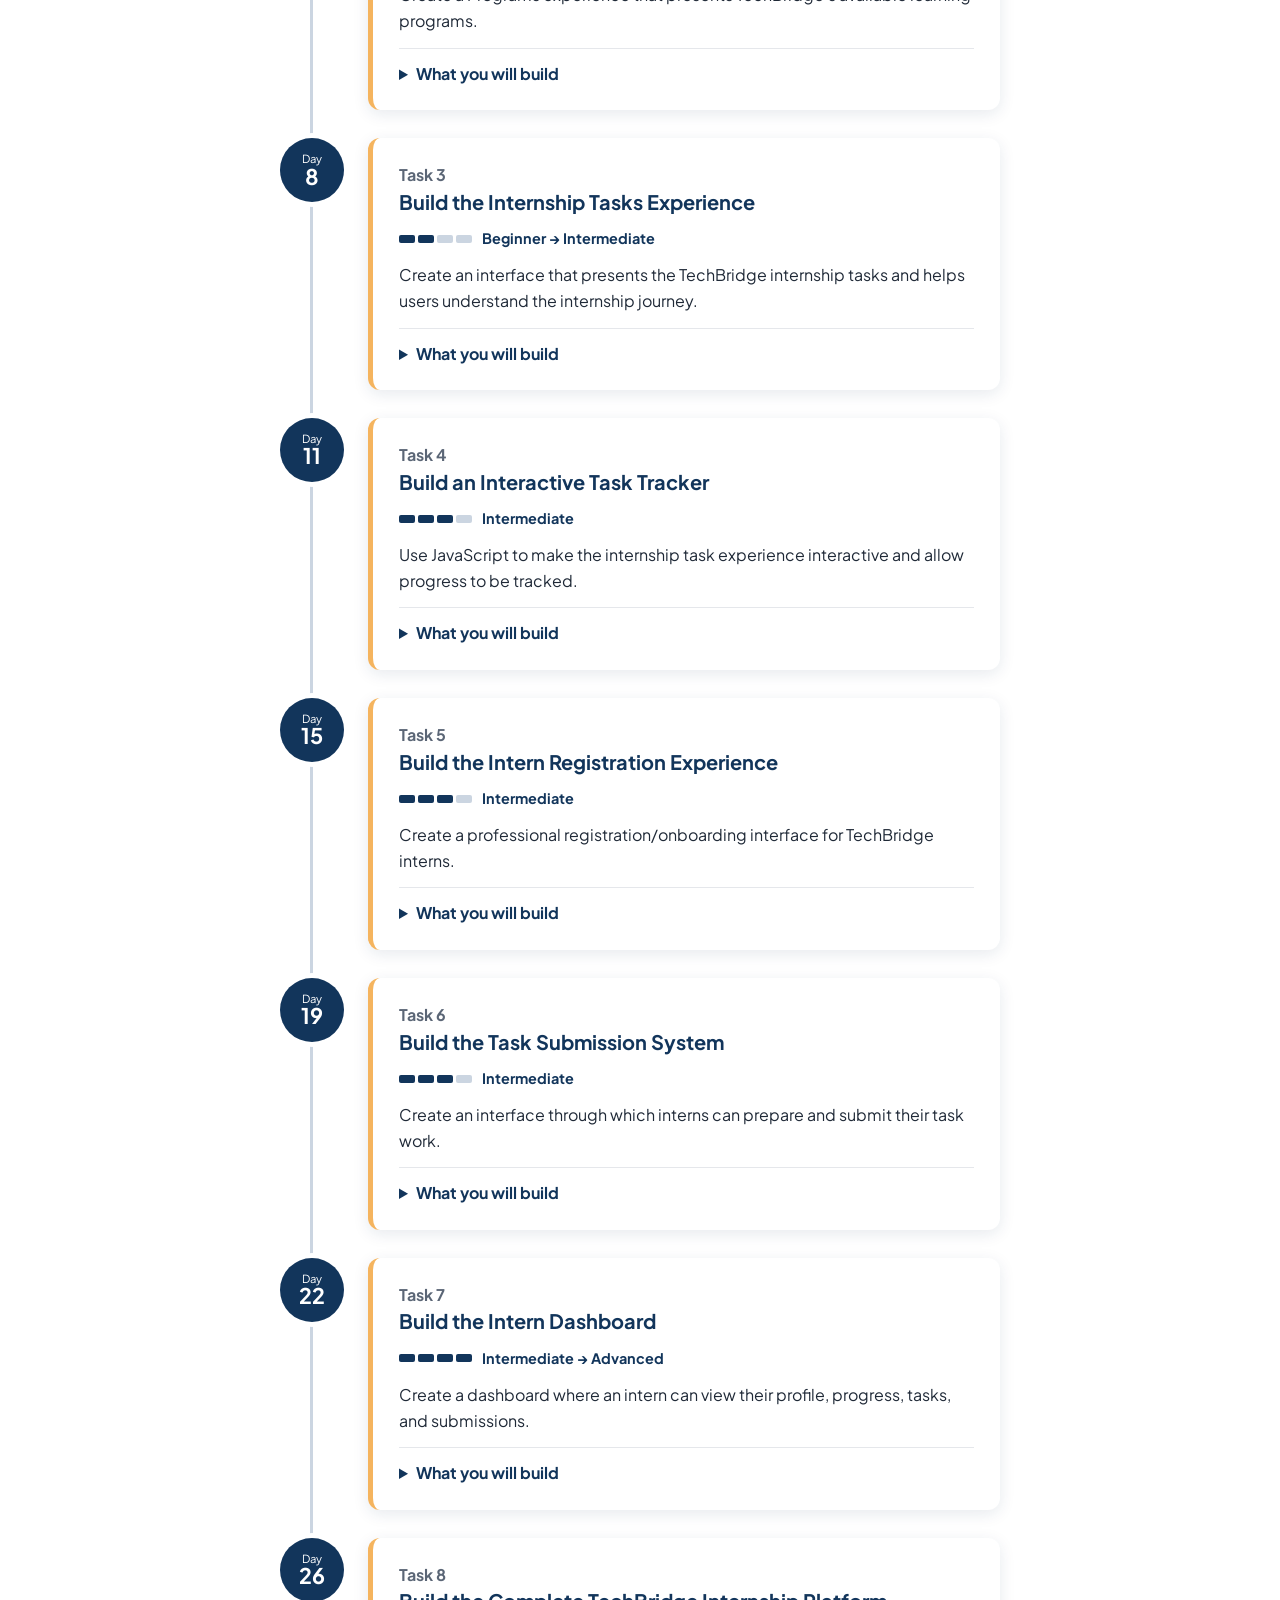
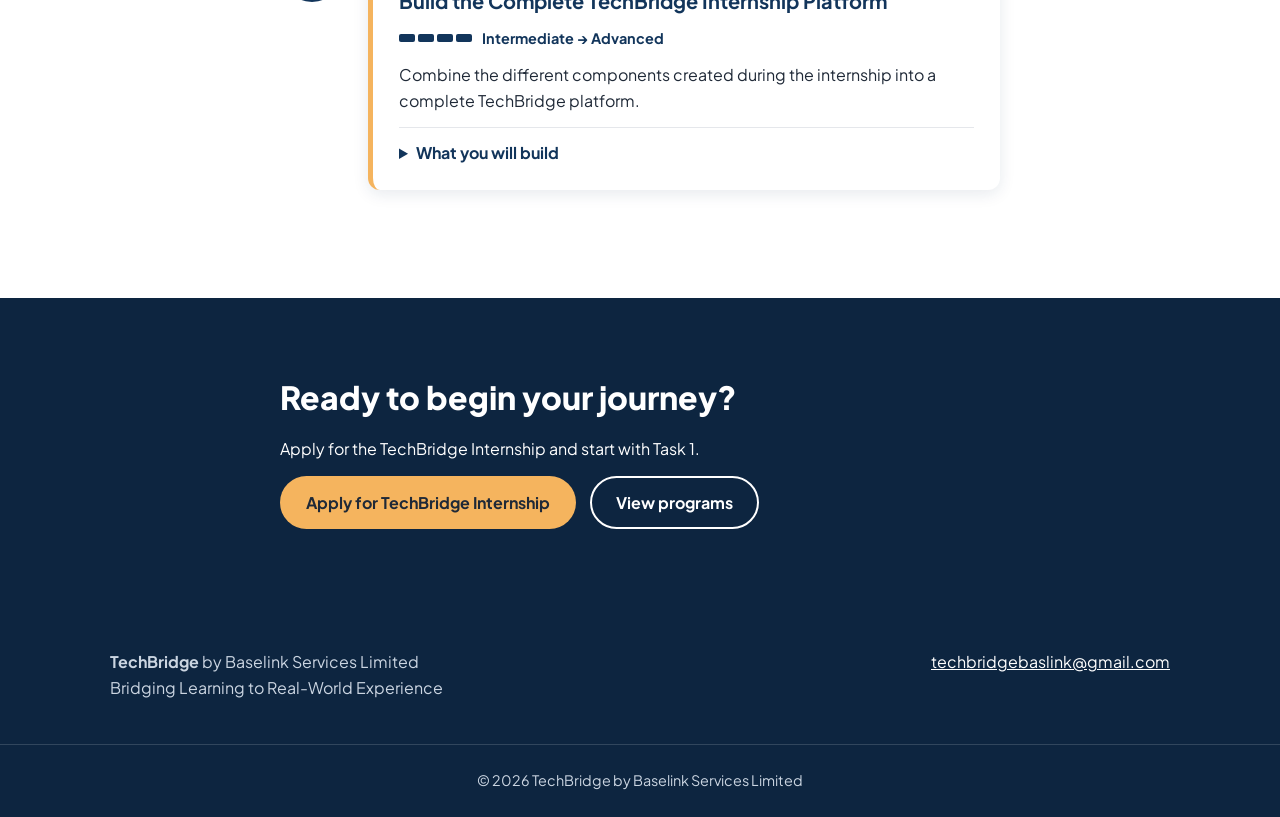
<file: tasks.html>
<!DOCTYPE html>
<html lang="en">
<head>
  <meta charset="UTF-8">
  <meta name="viewport" content="width=device-width, initial-scale=1">
  <title>Internship Tasks | TechBridge</title>
  <meta name="description" content="The TechBridge 30-day practical internship: 8 tasks, from the homepage on Day 1 to the complete platform on Day 26.">

  <link rel="preconnect" href="https://fonts.googleapis.com">
  <link rel="preconnect" href="https://fonts.gstatic.com" crossorigin>
  <link href="https://fonts.googleapis.com/css2?family=Plus+Jakarta+Sans:wght@400;500;700;800&display=swap" rel="stylesheet">
  <link rel="stylesheet" href="style.css">
</head>
<body>

  <!-- ========== HEADER (same on every page) ========== -->
  <header class="site-header">
    <div class="container header-inner">
      <a href="index.html" class="brand">
        <img src="images/logo.png" alt="TechBridge logo" class="logo">
      </a>
      <nav aria-label="Main navigation">
        <ul class="nav-links">
          <li><a href="index.html">Home</a></li>
          <li><a href="programs.html">Programs</a></li>
          <li><a href="raodmap.html" aria-current="page">Internship Roadmap</a></li>
          <li><a href="challenges.html">Challenges</a></li>
	        <li><a href="dashboard.html">Dashboard</a></li>
          <li><a href="index.html#apply">How to apply</a></li>
          <li><a href="index.html#contact">Contact</a></li>
        </ul>
      </nav>
      <!-- TODO: paste the same application form link you used before -->
      <a href="https://forms.gle/8EbdSy5ttGfLZfjv5?utm_source=chatgpt.com" class="btn btn-primary" target="_blank" rel="noopener">Apply now</a>
    </div>
  </header>

  <main>

    <!-- ========== 1. INTRODUCTION ========== -->
    <section class="hero page-hero">
      <div class="container">
        <h1>Your 30-day internship journey</h1>
        <p class="lead">
          TechBridge provides a structured 30-day practical internship made up of 8 tasks.
          You progressively develop your web development skills by completing practical projects,
          starting with the homepage and ending with a complete platform.
        </p>
        <div class="hero-actions">
          <a href="#journey" class="btn btn-accent">See the 8 tasks</a>
          <a href="https://forms.gle/8EbdSy5ttGfLZfjv5?utm_source=chatgpt.com" class="btn btn-outline" target="_blank" rel="noopener">Apply for the internship</a>
        </div>
      </div>
    </section>

    <!-- ========== 2. DAY STRIP: the whole journey at a glance ========== -->
    <section class="section section-alt glance">
      <div class="container">
        <h2>The journey at a glance</h2>
        <p>Eight tasks are introduced across the 30 days. The numbers show the day each task begins.</p>
        <ol class="daybar" aria-hidden="true">
          <li style="left:0%">1</li>
          <li style="left:10.3%">4</li>
          <li style="left:24.1%">8</li>
          <li style="left:34.5%">11</li>
          <li style="left:48.3%">15</li>
          <li style="left:62.1%">19</li>
          <li style="left:72.4%">22</li>
          <li style="left:86.2%">26</li>
          <li style="left:100%" class="end">30</li>
        </ol>

        <h3>How the difficulty grows</h3>
        <ul class="legend">
          <li><span class="level lvl-1"><span class="bars" aria-hidden="true"><i></i><i></i><i></i><i></i></span>Beginner</span></li>
          <li><span class="level lvl-2"><span class="bars" aria-hidden="true"><i></i><i></i><i></i><i></i></span>Beginner → Intermediate</span></li>
          <li><span class="level lvl-3"><span class="bars" aria-hidden="true"><i></i><i></i><i></i><i></i></span>Intermediate</span></li>
          <li><span class="level lvl-4"><span class="bars" aria-hidden="true"><i></i><i></i><i></i><i></i></span>Intermediate → Advanced</span></li>
        </ul>
      </div>
    </section>

    <!-- ========== 3. THE 8 TASKS (vertical timeline) ========== -->
    <section id="journey" class="section">
      <div class="container narrow">
        <h2>The 8 tasks</h2>
        <p>Select "What you will build" on any task to see more.</p>

        <ol class="timeline">

          <li class="t-item">
            <div class="t-day"><span>Day</span><strong>1</strong></div>
            <article class="t-card">
              <p class="t-num">Task 1</p>
              <h3>Build the TechBridge Homepage</h3>
              <span class="level lvl-1"><span class="bars" aria-hidden="true"><i></i><i></i><i></i><i></i></span>Beginner</span>
              <p>Create the first version of the TechBridge website using HTML and CSS.</p>
              <details>
                <summary>What you will build</summary>
                <p><strong>Goal:</strong> the first version of the TechBridge website.</p>
                <p><strong>Tools:</strong> HTML5 and CSS3.</p>
                <p><strong>Where it fits:</strong> the starting point of the internship.</p>
              </details>
            </article>
          </li>

          <li class="t-item">
            <div class="t-day"><span>Day</span><strong>4</strong></div>
            <article class="t-card">
              <p class="t-num">Task 2</p>
              <h3>Build the TechBridge Programs Experience</h3>
              <span class="level lvl-2"><span class="bars" aria-hidden="true"><i></i><i></i><i></i><i></i></span>Beginner → Intermediate</span>
              <p>Create a Programs experience that presents TechBridge's available learning programs.</p>
              <details>
                <summary>What you will build</summary>
                <p><strong>Goal:</strong> a Programs page presenting Data Analytics and Web Development.</p>
                <p><strong>Tools:</strong> HTML5 and CSS3.</p>
                <p><strong>Where it fits:</strong> builds on your Task 1 homepage.</p>
              </details>
            </article>
          </li>

          <li class="t-item">
            <div class="t-day"><span>Day</span><strong>8</strong></div>
            <article class="t-card">
              <p class="t-num">Task 3</p>
              <h3>Build the Internship Tasks Experience</h3>
              <span class="level lvl-2"><span class="bars" aria-hidden="true"><i></i><i></i><i></i><i></i></span>Beginner → Intermediate</span>
              <p>Create an interface that presents the TechBridge internship tasks and helps users understand the internship journey.</p>
              <details>
                <summary>What you will build</summary>
                <p><strong>Goal:</strong> a page showing all 8 tasks and how the internship progresses.</p>
                <p><strong>Tools:</strong> HTML5 and CSS3.</p>
                <p><strong>Where it fits:</strong> builds on Tasks 1 and 2, and connects Home, Programs and Internship Tasks.</p>
              </details>
            </article>
          </li>

          <li class="t-item">
            <div class="t-day"><span>Day</span><strong>11</strong></div>
            <article class="t-card">
              <p class="t-num">Task 4</p>
              <h3>Build an Interactive Task Tracker</h3>
              <span class="level lvl-3"><span class="bars" aria-hidden="true"><i></i><i></i><i></i><i></i></span>Intermediate</span>
              <p>Use JavaScript to make the internship task experience interactive and allow progress to be tracked.</p>
              <details>
                <summary>What you will build</summary>
                <p><strong>Goal:</strong> an interactive version of the task experience where progress can be tracked.</p>
                <p><strong>Tools:</strong> JavaScript.</p>
                <p><strong>Where it fits:</strong> builds on the Task 3 page.</p>
              </details>
            </article>
          </li>

          <li class="t-item">
            <div class="t-day"><span>Day</span><strong>15</strong></div>
            <article class="t-card">
              <p class="t-num">Task 5</p>
              <h3>Build the Intern Registration Experience</h3>
              <span class="level lvl-3"><span class="bars" aria-hidden="true"><i></i><i></i><i></i><i></i></span>Intermediate</span>
              <p>Create a professional registration/onboarding interface for TechBridge interns.</p>
              <details>
                <summary>What you will build</summary>
                <p><strong>Goal:</strong> a professional registration and onboarding interface for interns.</p>
                <p><strong>Where it fits:</strong> introduces registration and onboarding to the platform.</p>
              </details>
            </article>
          </li>

          <li class="t-item">
            <div class="t-day"><span>Day</span><strong>19</strong></div>
            <article class="t-card">
              <p class="t-num">Task 6</p>
              <h3>Build the Task Submission System</h3>
              <span class="level lvl-3"><span class="bars" aria-hidden="true"><i></i><i></i><i></i><i></i></span>Intermediate</span>
              <p>Create an interface through which interns can prepare and submit their task work.</p>
              <details>
                <summary>What you will build</summary>
                <p><strong>Goal:</strong> an interface where interns prepare and submit their task work.</p>
                <p><strong>Where it fits:</strong> lets interns hand in what they build in each task.</p>
              </details>
            </article>
          </li>

          <li class="t-item">
            <div class="t-day"><span>Day</span><strong>22</strong></div>
            <article class="t-card">
              <p class="t-num">Task 7</p>
              <h3>Build the Intern Dashboard</h3>
              <span class="level lvl-4"><span class="bars" aria-hidden="true"><i></i><i></i><i></i><i></i></span>Intermediate → Advanced</span>
              <p>Create a dashboard where an intern can view their profile, progress, tasks, and submissions.</p>
              <details>
                <summary>What you will build</summary>
                <p><strong>Goal:</strong> a dashboard showing an intern's profile, progress, tasks and submissions.</p>
                <p><strong>Where it fits:</strong> brings an intern's information into one view.</p>
              </details>
            </article>
          </li>

          <li class="t-item">
            <div class="t-day"><span>Day</span><strong>26</strong></div>
            <article class="t-card">
              <p class="t-num">Task 8</p>
              <h3>Build the Complete TechBridge Internship Platform</h3>
              <span class="level lvl-4"><span class="bars" aria-hidden="true"><i></i><i></i><i></i><i></i></span>Intermediate → Advanced</span>
              <p>Combine the different components created during the internship into a complete TechBridge platform.</p>
              <details>
                <summary>What you will build</summary>
                <p><strong>Goal:</strong> one complete TechBridge platform made from the components you built.</p>
                <p><strong>Where it fits:</strong> the final task, where everything comes together.</p>
              </details>
            </article>
          </li>

        </ol>
      </div>
    </section>

    <!-- ========== 4. CALL TO ACTION ========== -->
    <section class="section community">
      <div class="container narrow">
        <h2>Ready to begin your journey?</h2>
        <p>Apply for the TechBridge Internship and start with Task 1.</p>
        <div class="hero-actions">
          <a href="https://forms.gle/8EbdSy5ttGfLZfjv5?utm_source=chatgpt.com" class="btn btn-accent" target="_blank" rel="noopener">Apply for TechBridge Internship</a>
          <a href="programs.html" class="btn btn-outline">View programs</a>
        </div>
      </div>
    </section>

  </main>

  <!-- ========== FOOTER (same on every page) ========== -->
  <footer class="site-footer">
    <div class="container footer-inner">
      <div>
        <strong>TechBridge</strong> by Baselink Services Limited
        <p>Bridging Learning to Real-World Experience</p>
      </div>
      <p><a href="mailto:techbridgebaslink@gmail.com">techbridgebaslink@gmail.com</a></p>
    </div>
    <p class="copyright">&copy; 2026 TechBridge by Baselink Services Limited</p>
  </footer>

</body>
</html>
</file>
<file: style.css>
/* ==========================================================
   TECHBRIDGE STYLES
   Tip: change the colors in :root below when logo changes.
   Every color on the page comes from these variables.
   ========================================================== */

   :root {
    --primary: #12355b;      /* deep blue: header text, headings, main buttons */
    --accent: #f5b45e;       /* warm amber: highlight buttons */
    --bg: #ffffff;           /* page background */
    --bg-alt: #f1f5f9;       /* alternate section background */
    --text: #1f2937;         /* body text */
    --muted: #5b6676;        /* softer text */
    --dark: #0d2540;         /* footer and hero background */
    --radius: 12px;
  }
  
  /* ---------- Reset and base ---------- */
  * { box-sizing: border-box; margin: 0; padding: 0; }
  
  html { scroll-behavior: smooth; scroll-padding-top: 80px; }
  
  body {
    font-family: "Plus Jakarta Sans", Arial, sans-serif;
    color: var(--text);
    background: var(--bg);
    line-height: 1.6;
  }
  
  img { max-width: 100%; display: block; }
  a { color: var(--primary); }
  
  h1, h2, h3 { color: var(--primary); line-height: 1.2; }
  h1 { font-size: 3rem; font-weight: 800; }
  h2 { font-size: 2rem; font-weight: 800; margin-bottom: 20px; }
  h3 { font-size: 1.25rem; margin: 20px 0 8px; }
  p  { margin-bottom: 14px; max-width: 65ch; }
  
  /* ---------- Layout helpers ---------- */
  .container { max-width: 1100px; margin: 0 auto; padding: 0 20px; }
  .narrow    { max-width: 760px; }
  .section   { padding: 80px 0; }
  .section-alt { background: var(--bg-alt); }
  
  /* ---------- Buttons ---------- */
  .btn {
    display: inline-block;
    padding: 12px 24px;
    border-radius: 999px;
    font-weight: 700;
    text-decoration: none;
    border: 2px solid transparent;
    transition: transform 0.15s ease, background 0.15s ease;
  }
  .btn:hover { transform: translateY(-2px); }
  .btn-primary { background: var(--primary); color: #fff; }
  .btn-primary:hover { background: #0d2540; }
  .btn-accent  { background: var(--accent); color: #1f2937; }
  .btn-accent:hover { background: #e39a2e; }
  .btn-outline { border-color: #fff; color: #fff; }
  .btn-outline:hover { background: rgba(255, 255, 255, 0.12); }
  
  /* Visible keyboard focus (accessibility) */
  a:focus-visible, .btn:focus-visible {
    outline: 3px solid var(--accent);
    outline-offset: 3px;
  }
  
  /* ---------- Header ---------- */
  .site-header {
    position: sticky;
    top: 0;
    z-index: 10;
    background: #fff;
    border-bottom: 1px solid #e5e7eb;
  }
  .header-inner {
    display: flex;
    align-items: center;
    justify-content: space-between;
    gap: 20px;
    padding-top: 12px;
    padding-bottom: 12px;
  }
  .logo { height: 44px; width: auto; }
  
  .nav-links { display: flex; gap: 24px; list-style: none; }
  .nav-links a {
    text-decoration: none;
    color: var(--text);
    font-weight: 500;
  }
  .nav-links a:hover { color: var(--primary); text-decoration: underline; }
  
  /* ---------- Hero ---------- */
  .hero {
    background: linear-gradient(135deg, var(--dark), var(--primary));
    padding: 110px 0;
  }
  .hero h1 { color: #fff; max-width: 16ch; margin-bottom: 20px; }
  .lead { color: #dbe6f3; font-size: 1.2rem; max-width: 55ch; margin-bottom: 30px; }
  .hero-actions { display: flex; flex-wrap: wrap; gap: 14px; }
  
  /* ---------- Program cards (CSS Grid) ---------- */
  .cards {
    display: grid;
    grid-template-columns: repeat(2, 1fr);
    gap: 24px;
  }
  .card {
    background: #fff;
    padding: 32px;
    border-radius: var(--radius);
    border-top: 5px solid var(--accent);
    box-shadow: 0 4px 16px rgba(18, 53, 91, 0.1);
  }
  .card h3 { margin-top: 0; }
  
  /* ---------- Internship ---------- */
  .benefits { list-style: none; display: grid; gap: 14px; max-width: 700px; }
  .benefits li {
    background: var(--bg-alt);
    padding: 16px 20px;
    border-left: 5px solid var(--primary);
    border-radius: 8px;
  }
  
  /* ---------- How to apply ---------- */
  .steps { margin: 0 0 28px 22px; }
  .steps li { margin-bottom: 10px; padding-left: 6px; }
  
  /* ---------- Community ---------- */
  .community { background: var(--dark); }
  .community h2, .community p { color: #fff; }
  
  /* ---------- Footer ---------- */
  .site-footer { background: var(--dark); color: #cbd5e1; padding-top: 40px; }
  .site-footer a { color: #fff; }
  .footer-inner {
    display: flex;
    justify-content: space-between;
    flex-wrap: wrap;
    gap: 20px;
  }
  .copyright {
    text-align: center;
    padding: 24px 20px;
    margin: 30px 0 0;
    max-width: none;
    border-top: 1px solid rgba(255, 255, 255, 0.15);
    font-size: 0.9rem;
  }
  
  /* ==========================================================
     RESPONSIVE: tablet
     ========================================================== */
  @media (max-width: 900px) {
    h1 { font-size: 2.4rem; }
    .nav-links { gap: 14px; font-size: 0.95rem; }
    .section { padding: 60px 0; }
  }
  
  /* ==========================================================
     RESPONSIVE: mobile
     Menu links are hidden to keep the header clean.
     Logo + Apply button stay visible.
     ========================================================== */
  @media (max-width: 700px) {
    .nav-links { display: none; }
    h1 { font-size: 2rem; }
    h2 { font-size: 1.6rem; }
    .hero { padding: 70px 0; }
    .cards { grid-template-columns: 1fr; }   /* stack cards */
    .hero-actions .btn { width: 100%; text-align: center; }
  }
  
  /* Respect users who turn off motion */
  @media (prefers-reduced-motion: reduce) {
    html { scroll-behavior: auto; }
    .btn { transition: none; }
  }

  /* ==========================================================
   TASK 2 ADDITIONS: paste this at the BOTTOM of style.css
   (below everything from Task 1). It reuses your colors.
   ========================================================== */

/* Highlights the current page in the menu */
.nav-links a.active {
  color: var(--primary);
  font-weight: 700;
  border-bottom: 3px solid var(--accent);
}

/* Programs page hero is a little shorter than the homepage hero */
.page-hero { padding: 80px 0; }
.page-hero h1 { max-width: 20ch; }

/* ---------- Program blocks ----------
   Two columns on desktop: description left, skills right.
   Each program gets its own accent color so they are easy to tell apart. */
.program {
  display: grid;
  grid-template-columns: 1fr 1fr;
  gap: 40px;
  align-items: start;
  padding-left: 28px;
  border-left: 8px solid var(--primary);
}
.program-wd { border-left-color: var(--accent); }

.tagline {
  font-size: 1.15rem;
  font-weight: 700;
  color: var(--primary);
  margin-bottom: 12px;
}
.program-skills h3 { margin-top: 0; }

/* Skill "chips" */
.skill-list {
  list-style: none;
  display: flex;
  flex-wrap: wrap;
  gap: 10px;
  margin-bottom: 28px;
}
.skill-list li {
  background: #fff;
  border: 2px solid var(--primary);
  color: var(--primary);
  padding: 8px 16px;
  border-radius: 999px;
  font-weight: 500;
}
.program-wd .skill-list li { border-color: var(--accent); }
.section-alt .skill-list li { background: #fff; }

/* ---------- Comparison table ---------- */
.table-wrap { overflow-x: auto; }   /* scrolls sideways on tiny screens only */
.compare {
  width: 100%;
  border-collapse: collapse;
  background: #fff;
  border-radius: var(--radius);
  overflow: hidden;
  box-shadow: 0 4px 16px rgba(18, 53, 91, 0.1);
}
.compare th, .compare td {
  padding: 16px 18px;
  text-align: left;
  vertical-align: top;
  border-bottom: 1px solid #e5e7eb;
}
.compare thead th { background: var(--primary); color: #fff; }
.compare tbody th { color: var(--primary); width: 22%; }

/* ---------- Tablet ---------- */
@media (max-width: 900px) {
  .program { grid-template-columns: 1fr; gap: 20px; }
}

/* ---------- Mobile ---------- */
@media (max-width: 700px) {
  .program { padding-left: 18px; border-left-width: 6px; }
  .compare { min-width: 520px; }       /* keeps columns readable; table scrolls */
  .page-hero { padding: 60px 0; }
}

/* ==========================================================
   TASK 3 ADDITIONS: paste this at the BOTTOM of style.css
   (below the Task 1 and Task 2 styles).
   ========================================================== */

/* ---------- Difficulty label: 4 small bars that fill up ---------- */
.level {
  display: inline-flex;
  align-items: center;
  gap: 10px;
  font-size: 0.9rem;
  font-weight: 700;
  color: var(--primary);
}
.bars { display: inline-flex; gap: 3px; }
.bars i {
  width: 16px;
  height: 8px;
  border-radius: 2px;
  background: #cbd5e1;          /* empty bar */
}
/* fill the first 1, 2, 3 or 4 bars depending on the level */
.lvl-1 .bars i:nth-child(-n+1),
.lvl-2 .bars i:nth-child(-n+2),
.lvl-3 .bars i:nth-child(-n+3),
.lvl-4 .bars i:nth-child(-n+4) { background: var(--primary); }

.legend {
  list-style: none;
  display: flex;
  flex-wrap: wrap;
  gap: 14px 28px;
}

/* ---------- Day strip: shows where each task falls in 30 days ---------- */
.glance h3 { margin-top: 56px; }
.daybar {
  list-style: none;
  position: relative;
  height: 60px;
  margin: 36px 12px 0;          /* side margin so end dots are not cut off */
}
.daybar::before {               /* the track */
  content: "";
  position: absolute;
  left: 0; right: 0; top: 10px;
  height: 6px;
  border-radius: 3px;
  background: #cbd5e1;
}
.daybar li {
  position: absolute;
  top: 0;
  transform: translateX(-50%);
  text-align: center;
  font-weight: 700;
  font-size: 0.85rem;
  color: var(--primary);
  padding-top: 26px;
}
.daybar li::before {            /* the dot */
  content: "";
  position: absolute;
  top: 5px; left: 50%;
  width: 16px; height: 16px;
  margin-left: -8px;
  border-radius: 50%;
  background: var(--accent);
  border: 3px solid var(--primary);
}
.daybar li.end::before { background: #fff; }   /* day 30 = hollow dot */

/* ---------- Vertical timeline ---------- */
.timeline { list-style: none; margin-top: 36px; }
.t-item {
  position: relative;
  display: grid;
  grid-template-columns: 64px 1fr;
  gap: 24px;
  margin-bottom: 28px;
}
.t-item::before {               /* line connecting one day badge to the next */
  content: "";
  position: absolute;
  left: 30px; top: 32px; bottom: -28px;
  width: 3px;
  background: #cbd5e1;
}
.t-item:last-child::before { display: none; }

.t-day {
  position: relative;
  z-index: 1;
  width: 64px; height: 64px;
  border-radius: 50%;
  background: var(--primary);
  color: #fff;
  display: flex;
  flex-direction: column;
  align-items: center;
  justify-content: center;
  line-height: 1.1;
  box-shadow: 0 0 0 5px var(--bg);
}
.t-day span { font-size: 0.7rem; }
.t-day strong { font-size: 1.35rem; }

.t-card {
  background: #fff;
  padding: 24px 26px;
  border-radius: var(--radius);
  border-left: 5px solid var(--accent);
  box-shadow: 0 4px 16px rgba(18, 53, 91, 0.1);
  transition: transform 0.15s ease, box-shadow 0.15s ease;
}
.t-card:hover { transform: translateY(-3px); box-shadow: 0 8px 22px rgba(18, 53, 91, 0.16); }
.t-num { font-weight: 700; color: var(--muted); margin-bottom: 2px; }
.t-card h3 { margin: 0 0 10px; }
.t-card .level { margin-bottom: 12px; }

/* Expandable details (works with no JavaScript) */
.t-card details { margin-top: 14px; border-top: 1px solid #e5e7eb; padding-top: 12px; }
.t-card summary {
  cursor: pointer;
  font-weight: 700;
  color: var(--primary);
}
.t-card summary:focus-visible { outline: 3px solid var(--accent); outline-offset: 3px; }
.t-card details p { margin: 10px 0 0; font-size: 0.95rem; }

/* ---------- Mobile ---------- */
@media (max-width: 600px) {
  .t-item { grid-template-columns: 48px 1fr; gap: 14px; }
  .t-item::before { left: 22px; top: 24px; }
  .t-day { width: 48px; height: 48px; box-shadow: 0 0 0 4px var(--bg); }
  .t-day span { font-size: 0.6rem; }
  .t-day strong { font-size: 1.05rem; }
  .t-card { padding: 18px; }
  .daybar { margin-left: 8px; margin-right: 8px; }
}

@media (prefers-reduced-motion: reduce) {
  .t-card { transition: none; }
  .t-card:hover { transform: none; }
}

/* ==========================================================
   TASK 4 ADDITIONS: paste this at the BOTTOM of style.css
   (below the Task 1, 2 and 3 styles; it reuses the Task 3
   timeline, card and difficulty styles).
   ========================================================== */

/* "30-Day Practical Internship" label in the hero */
.pill {
  display: inline-block;
  background: var(--accent);
  color: #1f2937;
  font-weight: 700;
  padding: 6px 16px;
  border-radius: 999px;
  margin-bottom: 18px;
}

/* ---------- Track buttons ---------- */
.track-switch {
  display: flex;
  flex-wrap: wrap;
  gap: 16px;
}
.track-btn {
  flex: 1 1 240px;
  padding: 18px 22px;
  border: 2px solid var(--primary);
  border-radius: var(--radius);
  background: #fff;
  color: var(--primary);
  font: inherit;
  font-size: 1.15rem;
  font-weight: 800;
  text-align: left;
  cursor: pointer;
  transition: background 0.15s ease, color 0.15s ease, transform 0.15s ease;
}
.track-btn small {
  display: block;
  margin-top: 2px;
  font-size: 0.9rem;
  font-weight: 500;
}
.track-btn:hover { background: var(--bg-alt); transform: translateY(-2px); }
.track-btn:focus-visible { outline: 3px solid var(--accent); outline-offset: 3px; }

/* The selected track is filled in, so it is obvious which one is active */
.track-btn[aria-pressed="true"] {
  background: var(--primary);
  color: #fff;
  box-shadow: 0 6px 18px rgba(18, 53, 91, 0.25);
}

/* ---------- "Currently viewing" banner ---------- */
.viewing {
  margin-top: 28px;
  padding: 18px 22px;
  background: var(--bg-alt);
  border-left: 6px solid var(--accent);
  border-radius: 8px;
  color: var(--muted);
}
.viewing strong {
  display: block;
  font-size: 1.6rem;
  line-height: 1.2;
  color: var(--primary);
}

/* ---------- Cards slide in each time a track is shown ---------- */
#timeline .t-item { animation: fadeUp 0.4s ease both; }
@keyframes fadeUp {
  from { opacity: 0; transform: translateY(14px); }
  to   { opacity: 1; transform: translateY(0); }
}

@media (prefers-reduced-motion: reduce) {
  #timeline .t-item { animation: none; }
  .track-btn { transition: none; }
}

/* ==========================================================
   TASK 5 ADDITIONS: paste this at the BOTTOM of style.css
   (below the Task 1-4 styles). It reuses the difficulty bars
   (.level) and skill chips (.skill-list) from earlier tasks.
   ========================================================== */

/* ---------- Filters ---------- */
.filters {
  background: var(--bg-alt);
  padding: 22px;
  border-radius: var(--radius);
  margin-bottom: 32px;
  display: grid;
  gap: 18px;
}
.filter-group {
  display: flex;
  flex-wrap: wrap;
  align-items: center;
  gap: 10px;
}
.filter-label {
  min-width: 90px;
  font-weight: 700;
  color: var(--primary);
}
.chip-btn {
  padding: 8px 18px;
  border: 2px solid var(--primary);
  border-radius: 999px;
  background: #fff;
  color: var(--primary);
  font: inherit;
  font-weight: 700;
  cursor: pointer;
  transition: background 0.15s ease, color 0.15s ease;
}
.chip-btn:hover { background: #e2e8f0; }
.chip-btn[aria-pressed="true"] { background: var(--primary); color: #fff; }
.chip-btn:focus-visible,
.link-btn:focus-visible,
.dialog-close:focus-visible { outline: 3px solid var(--accent); outline-offset: 3px; }

.filter-footer {
  display: flex;
  flex-wrap: wrap;
  justify-content: space-between;
  align-items: center;
  gap: 10px;
}
.result-count { margin: 0; color: var(--muted); font-weight: 500; }
.link-btn {
  background: none;
  border: none;
  color: var(--primary);
  font: inherit;
  font-weight: 700;
  text-decoration: underline;
  cursor: pointer;
}

/* ---------- Challenge cards ---------- */
.challenge-grid {
  display: grid;
  grid-template-columns: repeat(auto-fill, minmax(260px, 1fr));
  gap: 24px;
}
.c-card {
  display: flex;
  flex-direction: column;
  gap: 10px;
  background: #fff;
  padding: 24px;
  border-radius: var(--radius);
  border-top: 6px solid var(--primary);
  box-shadow: 0 4px 16px rgba(18, 53, 91, 0.1);
  transition: transform 0.15s ease, box-shadow 0.15s ease;
}
.c-card:hover { transform: translateY(-3px); box-shadow: 0 8px 22px rgba(18, 53, 91, 0.16); }
.c-card h3 { margin: 0; }
.c-card p { margin: 0; }
.c-card .outcome { font-size: 0.95rem; color: var(--muted); }
.c-card .btn { margin-top: auto; text-align: center; }   /* pushes the button to the bottom */

/* Track colours: blue = Data Analytics, amber = Web Development */
.track-wd { border-top-color: var(--accent); }
.track-tag {
  align-self: flex-start;
  margin: 0;
  padding: 4px 12px;
  border-radius: 999px;
  font-size: 0.85rem;
  font-weight: 700;
  background: var(--primary);
  color: #fff;
}
.track-wd .track-tag,
.track-tag.track-wd { background: var(--accent); color: #1f2937; }

.no-results { text-align: center; padding: 50px 20px; }
.no-results p { margin: 0 auto; }
[hidden] { display: none !important; }

/* ---------- Details pop-up ---------- */
dialog {
  border: none;
  border-radius: var(--radius);
  width: calc(100% - 32px);
  max-width: 640px;
  padding: 0;
  color: var(--text);
  box-shadow: 0 20px 60px rgba(0, 0, 0, 0.3);
}
dialog::backdrop { background: rgba(13, 37, 64, 0.65); }
.dialog-inner {
  position: relative;
  padding: 32px 28px 28px;
  max-height: 85vh;
  overflow-y: auto;
}
.dialog-close {
  position: absolute;
  top: 10px; right: 14px;
  width: 40px; height: 40px;
  border: none;
  border-radius: 50%;
  background: var(--bg-alt);
  color: var(--primary);
  font-size: 1.6rem;
  line-height: 1;
  cursor: pointer;
}
.dialog-close:hover { background: #e2e8f0; }
#dialog-body .track-tag { margin-bottom: 10px; }
#dialog-body h2 { font-size: 1.7rem; margin-bottom: 10px; padding-right: 40px; }
#dialog-body h4 { margin: 20px 0 6px; color: var(--primary); }
#dialog-body p { margin-bottom: 0; }
#dialog-body .skill-list { margin-bottom: 0; }

/* ---------- Tablet: keep the 6 menu links on one line ---------- */
@media (max-width: 1000px) {
  .nav-links { gap: 12px; font-size: 0.9rem; }
}

/* ---------- Mobile ---------- */
@media (max-width: 700px) {
  .filter-label { width: 100%; }
  .challenge-grid { grid-template-columns: 1fr; }
  .dialog-inner { padding: 28px 20px 22px; }

  /* MOBILE MENU FIX: show the page links as a scrollable row under the
     logo, so phone visitors can still move between pages. */
  .header-inner { flex-wrap: wrap; gap: 8px 12px; }
  .header-inner nav { order: 3; width: 100%; }
  .nav-links {
    display: flex;
    gap: 20px;
    overflow-x: auto;
    white-space: nowrap;
    padding-bottom: 6px;
  }
  .nav-links a { display: inline-block; padding: 6px 0; }
  html { scroll-padding-top: 120px; }
}

@media (prefers-reduced-motion: reduce) {
  .c-card, .chip-btn { transition: none; }
  .c-card:hover { transform: none; }
}

/* ==========================================================
   TASK 6 ADDITIONS: paste this at the BOTTOM of style.css
   (below the Task 1-5 styles). The dashboard also reuses
   .chip-btn, .filters, .link-btn, .no-results, the pop-up
   (dialog) and .skill-list from Task 5, so keep those.
   ========================================================== */

/* Fix: real <button> elements need these to match your link-style buttons.
   This also improves the "View Challenge" buttons from Task 5. */
button.btn { font: inherit; font-weight: 700; cursor: pointer; }
.btn-sm { padding: 8px 16px; font-size: 0.9rem; }
.btn-ghost { background: #fff; border-color: var(--primary); color: var(--primary); }
.btn-ghost:hover { background: var(--bg-alt); }
.btn:focus-visible { outline: 3px solid var(--accent); outline-offset: 3px; }

/* ---------- Welcome ---------- */
.current-task { color: #fff; font-weight: 700; margin: 18px 0 0; max-width: none; }
.sample-note { color: #9fb4cc; font-size: 0.85rem; margin: 10px 0 0; }

/* ---------- Progress ---------- */
.progress-card {
  background: #fff;
  padding: 28px;
  border-radius: var(--radius);
  box-shadow: 0 4px 16px rgba(18, 53, 91, 0.1);
}
.progress-summary { font-size: 1.4rem; margin-bottom: 14px; }
.progress-summary strong { color: var(--primary); font-size: 1.8rem; }
.progress {
  height: 22px;
  background: #e2e8f0;
  border-radius: 999px;
  overflow: hidden;
}
.progress-fill {
  height: 100%;
  width: 0;
  border-radius: 999px;
  background: linear-gradient(90deg, var(--primary), var(--accent));
  transition: width 0.5s ease;
}
.progress-percent { margin: 14px 0 4px; font-size: 1.1rem; }
.progress-percent strong { color: var(--primary); font-size: 2rem; }
.remaining { margin: 0; color: var(--muted); font-weight: 700; }
.progress-message { margin: 12px 0 0; color: #1b7f5c; font-weight: 700; }
.progress-message:empty { display: none; }

/* ---------- Task cards ---------- */
.tracker-head { display: flex; justify-content: space-between; align-items: center; }
.task-grid {
  display: grid;
  grid-template-columns: repeat(auto-fill, minmax(260px, 1fr));
  gap: 24px;
}
.d-card {
  display: flex;
  flex-direction: column;
  gap: 10px;
  background: #fff;
  padding: 24px;
  border-radius: var(--radius);
  border-top: 6px solid #94a3b8;             /* default: Not Started */
  box-shadow: 0 4px 16px rgba(18, 53, 91, 0.1);
}
.d-card h3 { margin: 0; }
.d-card p { margin: 0; }
.d-card .num { color: var(--muted); font-weight: 700; font-size: 0.9rem; }
.card-actions { display: flex; flex-wrap: wrap; gap: 10px; margin-top: auto; padding-top: 6px; }

/* Three different looks for the three statuses */
.d-card.status-completed   { border-top-color: #1b7f5c; background: #f6fbf8; }
.d-card.status-in-progress { border-top-color: var(--accent); box-shadow: 0 6px 20px rgba(242, 165, 65, 0.35); }
.d-card.status-not-started { border-top-color: #94a3b8; }

.status-badge {
  align-self: flex-start;
  padding: 4px 12px;
  border-radius: 999px;
  font-size: 0.85rem;
  font-weight: 700;
}
.badge-completed   { background: #1b7f5c; color: #fff; }
.badge-in-progress { background: var(--accent); color: #1f2937; }
.badge-not-started { background: #e2e8f0; color: #374151; }

/* ---------- Challenge Hub preview ---------- */
.promo {
  display: flex;
  flex-wrap: wrap;
  justify-content: space-between;
  align-items: center;
  gap: 20px;
  background: #fff;
  padding: 28px;
  border-radius: var(--radius);
  border-left: 6px solid var(--accent);
  box-shadow: 0 4px 16px rgba(18, 53, 91, 0.1);
}
.promo h2 { margin-bottom: 8px; }
.promo p { margin: 0; }

/* ---------- Technology Explorer ---------- */
.tech-tabs { display: flex; flex-wrap: wrap; gap: 10px; margin: 24px 0; }
.tech-panel {
  background: var(--bg-alt);
  padding: 28px;
  border-radius: var(--radius);
  border-left: 6px solid var(--primary);
}
.tech-panel h3 { margin-top: 0; font-size: 1.6rem; }
.tech-tagline { font-weight: 700; color: var(--primary); }
.tech-panel h4 { margin: 18px 0 6px; color: var(--primary); }
.tech-panel ul.plain { margin: 0 0 18px 20px; }
.tech-panel ul.plain li { margin-bottom: 6px; }

/* ---------- Mobile ---------- */
@media (max-width: 700px) {
  .task-grid { grid-template-columns: 1fr; }
  .progress-card, .tech-panel, .promo { padding: 20px; }
  .promo .btn { width: 100%; text-align: center; }
}

@media (prefers-reduced-motion: reduce) {
  .progress-fill { transition: none; }
}
</file>
